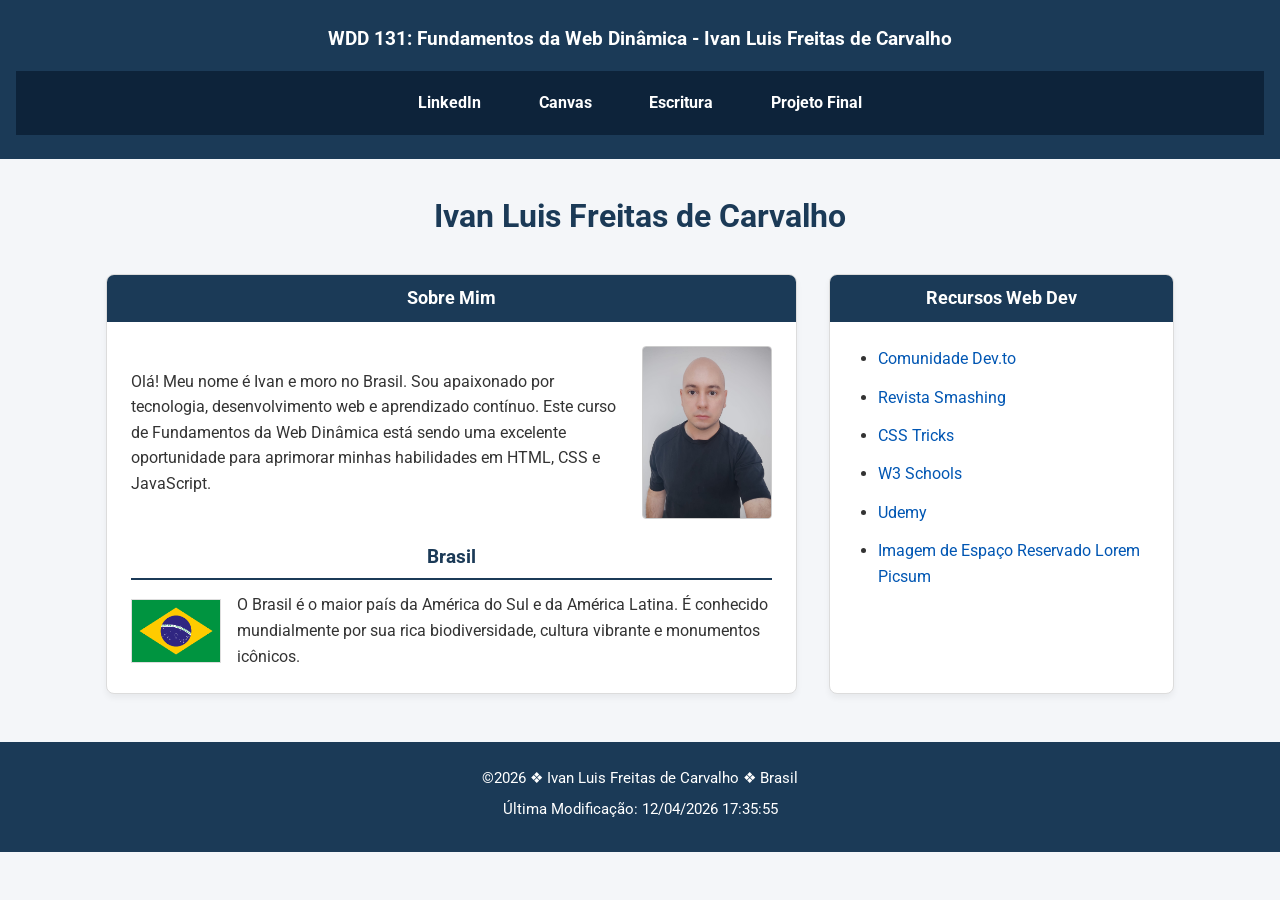
<file: index.html>
<!DOCTYPE html>
<html lang="pt-BR">
<head>
    <meta charset="UTF-8">
    <meta name="viewport" content="width=device-width, initial-scale=1.0">
    <title>WDD 131 – Fundamentos da Web Dinâmica - Ivan Luis Freitas de Carvalho</title>
    <meta name="description" content="WDD 131 – Fundamentos da Web Dinâmica - Ivan Carvalho - Página inicial com links, dados pessoais e recursos web.">
    <meta name="author" content="Ivan Luis Freitas de Carvalho">
    
    <!-- Google Fonts -->
    <link rel="preconnect" href="https://fonts.googleapis.com">
    <link rel="preconnect" href="https://fonts.gstatic.com" crossorigin>
    <link href="https://fonts.googleapis.com/css2?family=Roboto:wght@400;700&display=swap" rel="stylesheet">
    
    <!-- CSS Principal -->
    <link rel="stylesheet" href="estilos/base.css">
    
    <!-- JavaScript com Defer -->
    <script src="scripts/obterdatas.js" defer></script>
</head>
<body>

    <header>
        <span id="titulo-curso">WDD 131: Fundamentos da Web Dinâmica - Ivan Luis Freitas de Carvalho</span>
        <nav>
            <a href="https://www.linkedin.com/in/ivan-luis-freitas-de-carvalho-46660b95/" target="_blank">LinkedIn</a>
            <a href="https://byupw.instructure.com/" target="_blank">Canvas</a>
            <a href="https://www.churchofjesuschrist.org/study/scriptures/bofm/1-ne/3?lang=por&id=p7#p7" target="_blank">Escritura</a>
            <a href="#" target="_blank">Projeto Final</a>
        </nav>
    </header>

    <main>
        <h1>Ivan Luis Freitas de Carvalho</h1>

        <div class="grid-container">
            <!-- Card 1: Sobre Mim -->
            <section class="card">
                <h2>Sobre Mim</h2>
                <div class="sobre-conteudo">
                    <p>Olá! Meu nome é Ivan e moro no Brasil. Sou apaixonado por tecnologia, desenvolvimento web e aprendizado contínuo. Este curso de Fundamentos da Web Dinâmica está sendo uma excelente oportunidade para aprimorar minhas habilidades em HTML, CSS e JavaScript.</p>
                    <img src="imagens/perfil.jpg" alt="Foto de perfil de Ivan">
                </div>
                
                <div class="local-info">
                    <h3>Brasil</h3>
                    <div class="local-detalhes">
                        <img src="imagens/bandeira.png" alt="Bandeira do Brasil">
                        <p>O Brasil é o maior país da América do Sul e da América Latina. É conhecido mundialmente por sua rica biodiversidade, cultura vibrante e monumentos icônicos.</p>
                    </div>
                </div>
            </section>

            <!-- Card 2: Recursos Web Dev -->
            <section class="card">
                <h2>Recursos Web Dev</h2>
                <ul class="recursos-lista">
                    <li><a href="https://dev.to" target="_blank">Comunidade Dev.to</a></li>
                    <li><a href="https://www.smashingmagazine.com" target="_blank">Revista Smashing</a></li>
                    <li><a href="https://css-tricks.com" target="_blank">CSS Tricks</a></li>
                    <li><a href="https://www.w3schools.com" target="_blank">W3 Schools</a></li>
                    <li><a href="https://www.udemy.com" target="_blank">Udemy</a></li>
                    <li><a href="https://picsum.photos" target="_blank">Imagem de Espaço Reservado Lorem Picsum</a></li>
                </ul>
            </section>
        </div>
    </main>

    <footer>
        <p>&copy;<span id="anoatual"></span> ❖ Ivan Luis Freitas de Carvalho ❖ Brasil</p>
        <p id="ultimaModificacao"></p>
    </footer>

</body>
</html>
</file>
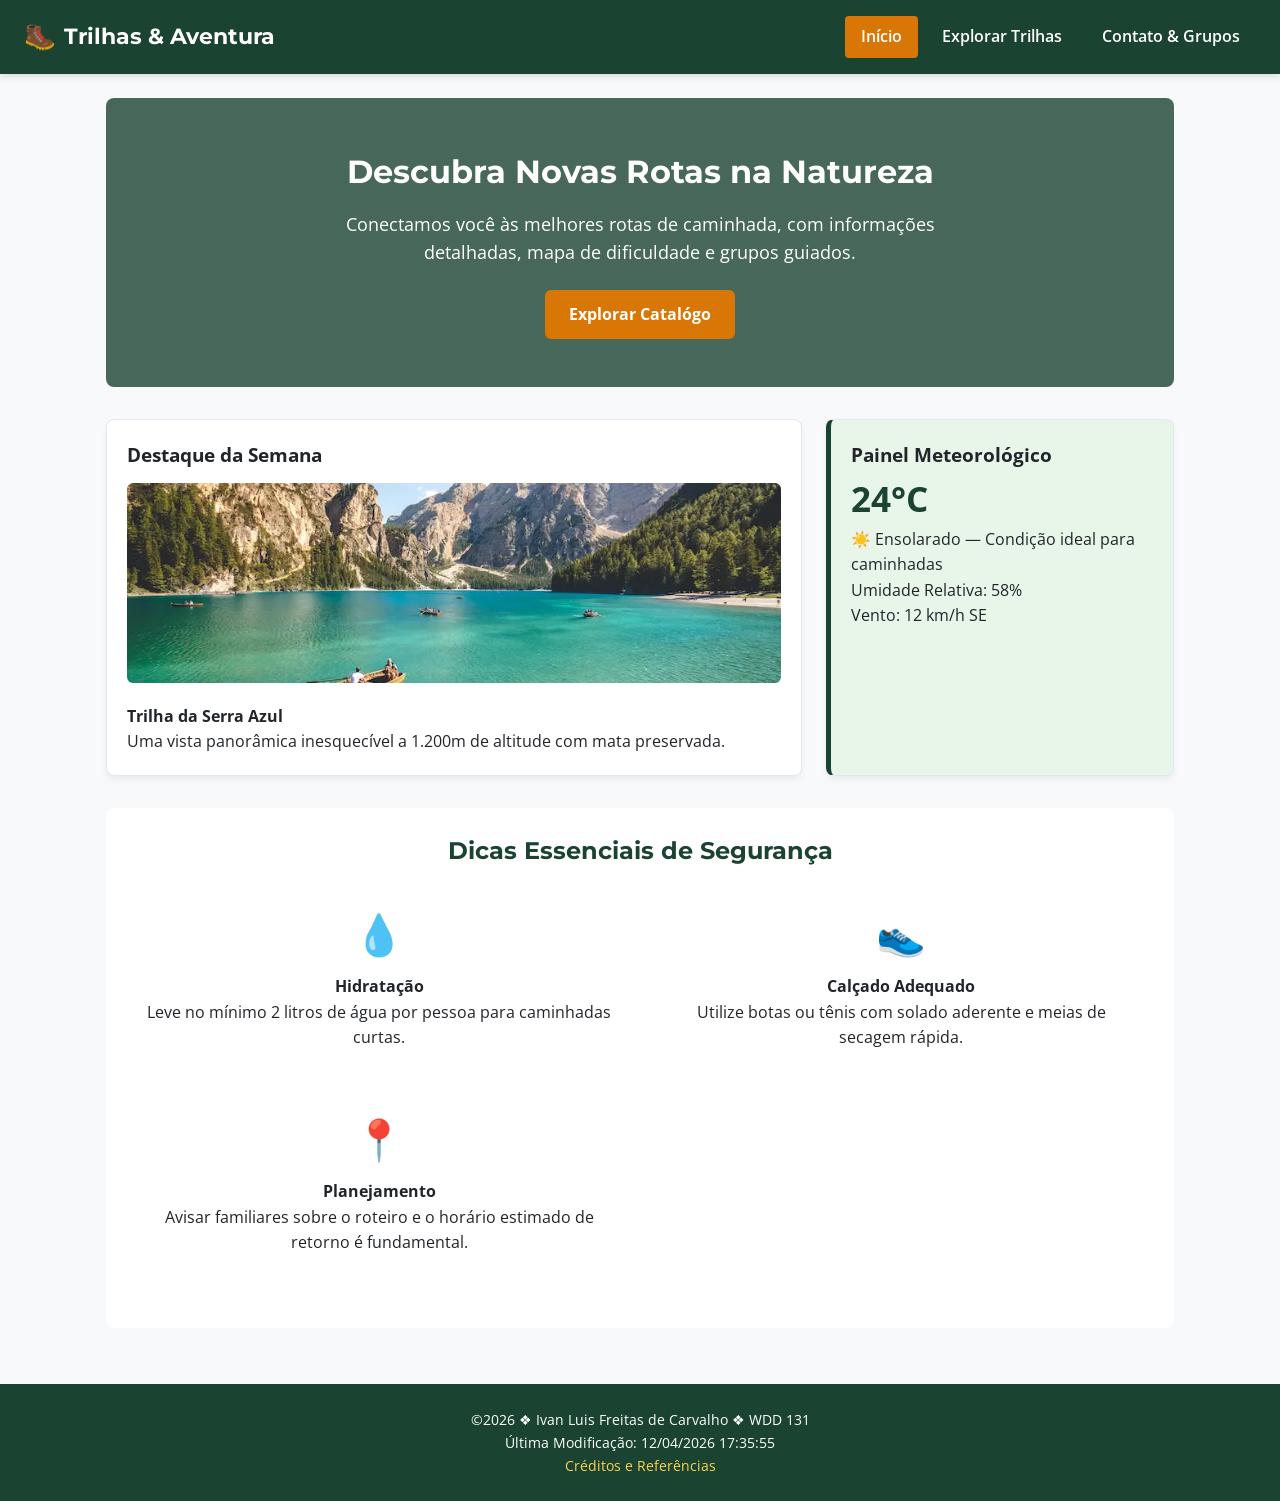
<file: projeto/index.html>
<!DOCTYPE html>
<html lang="pt-BR">
<head>
    <meta charset="UTF-8">
    <meta name="viewport" content="width=device-width, initial-scale=1.0">
    <meta name="description" content="Trilhas & Aventura - Seu guia interativo de ecoturismo, rotas de caminhada e aventuras na natureza.">
    <meta name="author" content="Ivan Luis Freitas de Carvalho">
    <title>Trilhas &amp; Aventura | Início</title>

    <link rel="preconnect" href="https://fonts.googleapis.com">
    <link rel="preconnect" href="https://fonts.gstatic.com" crossorigin>
    <link href="https://fonts.googleapis.com/css2?family=Montserrat:wght@600;700&family=Open+Sans:wght@400;600&display=swap" rel="stylesheet">

    <link rel="stylesheet" href="estilos/site.css">
    <script src="scripts/site.js" defer></script>
</head>
<body>
    <header>
        <div class="logo-container">
            <span class="logo-icon">🥾</span>
            <h1>Trilhas &amp; Aventura</h1>
        </div>
        <button id="menu-btn" aria-label="Abrir menu de navegação">☰</button>
        <nav id="nav-menu">
            <ul>
                <li><a href="index.html" class="active">Início</a></li>
                <li><a href="trilhas.html">Explorar Trilhas</a></li>
                <li><a href="contato.html">Contato &amp; Grupos</a></li>
            </ul>
        </nav>
    </header>

    <main>
        <section class="hero">
            <div class="hero-content">
                <h2>Descubra Novas Rotas na Natureza</h2>
                <p>Conectamos você às melhores rotas de caminhada, com informações detalhadas, mapa de dificuldade e grupos guiados.</p>
                <a href="trilhas.html" class="btn-primary">Explorar Catalógo</a>
            </div>
        </section>

        <section class="highlights-grid">
            <article class="card">
                <h3>Destaque da Semana</h3>
                <img src="imagens/serra-azul.webp" alt="Trilha da Serra Azul" width="600" height="400" loading="lazy">
                <h4>Trilha da Serra Azul</h4>
                <p>Uma vista panorâmica inesquecível a 1.200m de altitude com mata preservada.</p>
            </article>

            <article class="card weather-card">
                <h3>Painel Meteorológico</h3>
                <div id="weather-info">
                    <p class="temp">24°C</p>
                    <p class="condition">☀️ Ensolarado — Condição ideal para caminhadas</p>
                    <p class="humidity">Umidade Relativa: 58%</p>
                    <p class="wind">Vento: 12 km/h SE</p>
                </div>
            </article>
        </section>

        <section class="safety-section">
            <h2>Dicas Essenciais de Segurança</h2>
            <div class="safety-grid">
                <div class="safety-item">
                    <span class="icon">💧</span>
                    <h4>Hidratação</h4>
                    <p>Leve no mínimo 2 litros de água por pessoa para caminhadas curtas.</p>
                </div>
                <div class="safety-item">
                    <span class="icon">👟</span>
                    <h4>Calçado Adequado</h4>
                    <p>Utilize botas ou tênis com solado aderente e meias de secagem rápida.</p>
                </div>
                <div class="safety-item">
                    <span class="icon">📍</span>
                    <h4>Planejamento</h4>
                    <p>Avisar familiares sobre o roteiro e o horário estimado de retorno é fundamental.</p>
                </div>
            </div>
        </section>
    </main>

    <footer>
        <p>&copy;<span id="year"></span> ❖ Ivan Luis Freitas de Carvalho ❖ WDD 131</p>
        <p id="lastModified"></p>
        <p><a href="referencias.html">Créditos e Referências</a></p>
    </footer>
</body>
</html>
</file>
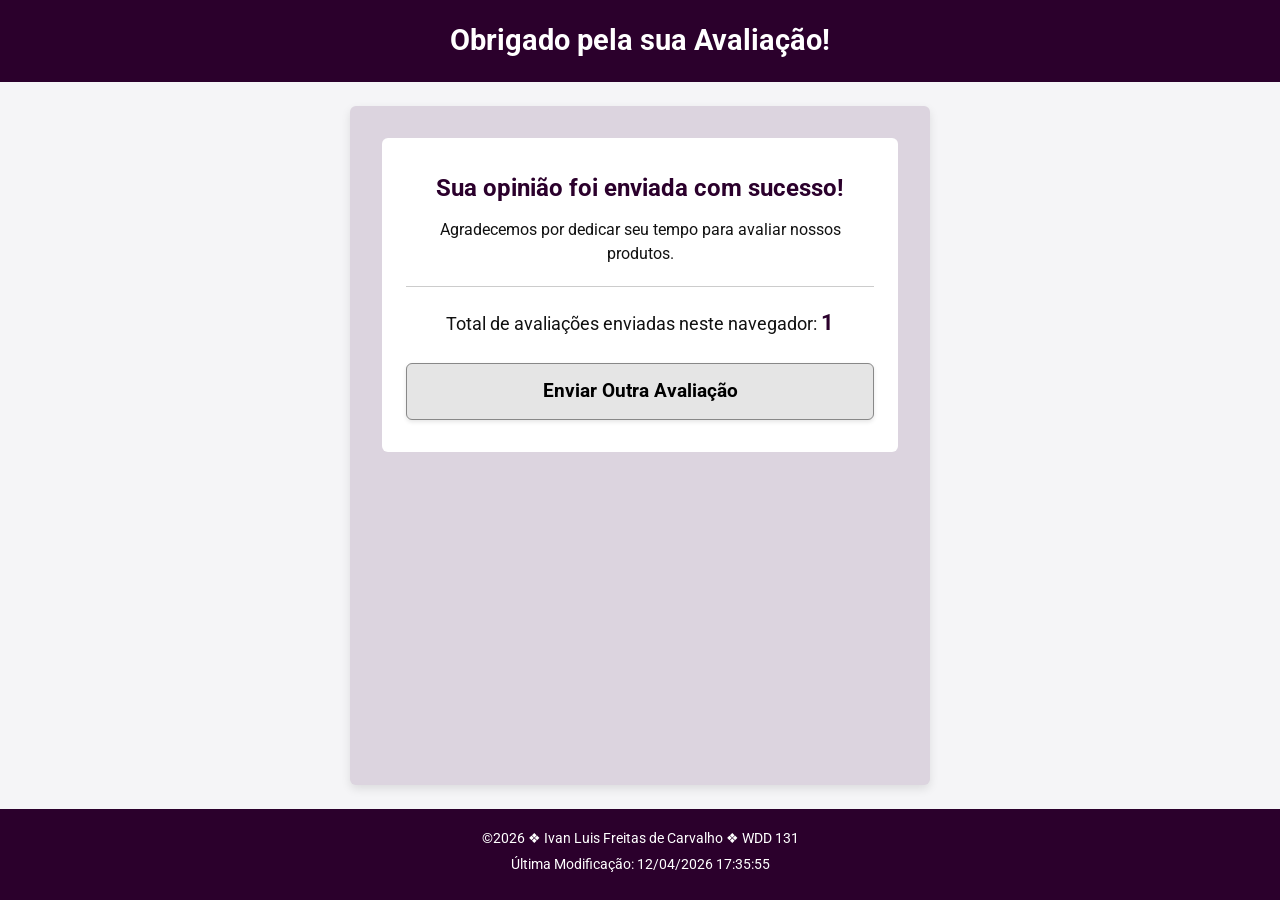
<file: avaliacao.html>
<!DOCTYPE html>
<html lang="pt-BR">
<head>
    <meta charset="UTF-8">
    <meta name="viewport" content="width=device-width, initial-scale=1.0">
    <meta name="description" content="Página de confirmação do envio de avaliação de produto.">
    <meta name="author" content="Ivan Luis Freitas de Carvalho">
    <title>Avaliação Registrada | WDD 131</title>

    <link rel="preconnect" href="https://fonts.googleapis.com">
    <link rel="preconnect" href="https://fonts.gstatic.com" crossorigin>
    <link href="https://fonts.googleapis.com/css2?family=Roboto:wght@400;700&display=swap" rel="stylesheet">

    <link rel="stylesheet" href="estilos/formulario.css">
    <script src="scripts/avaliacao.js" defer></script>
</head>
<body>
    <header>
        <h1>Obrigado pela sua Avaliação!</h1>
    </header>

    <main class="confirmation-container">
        <section class="card-confirm">
            <h2>Sua opinião foi enviada com sucesso!</h2>
            <p>Agradecemos por dedicar seu tempo para avaliar nossos produtos.</p>
            <hr>
            <p class="counter-text">Total de avaliações enviadas neste navegador: <strong id="contadorAvaliacoes">0</strong></p>
            
            <a href="formulario.html" class="btn-back">Enviar Outra Avaliação</a>
        </section>
    </main>

    <footer>
        <p>&copy;<span id="year"></span> ❖ Ivan Luis Freitas de Carvalho ❖ WDD 131</p>
        <p id="lastModified"></p>
    </footer>
</body>
</html>
</file>
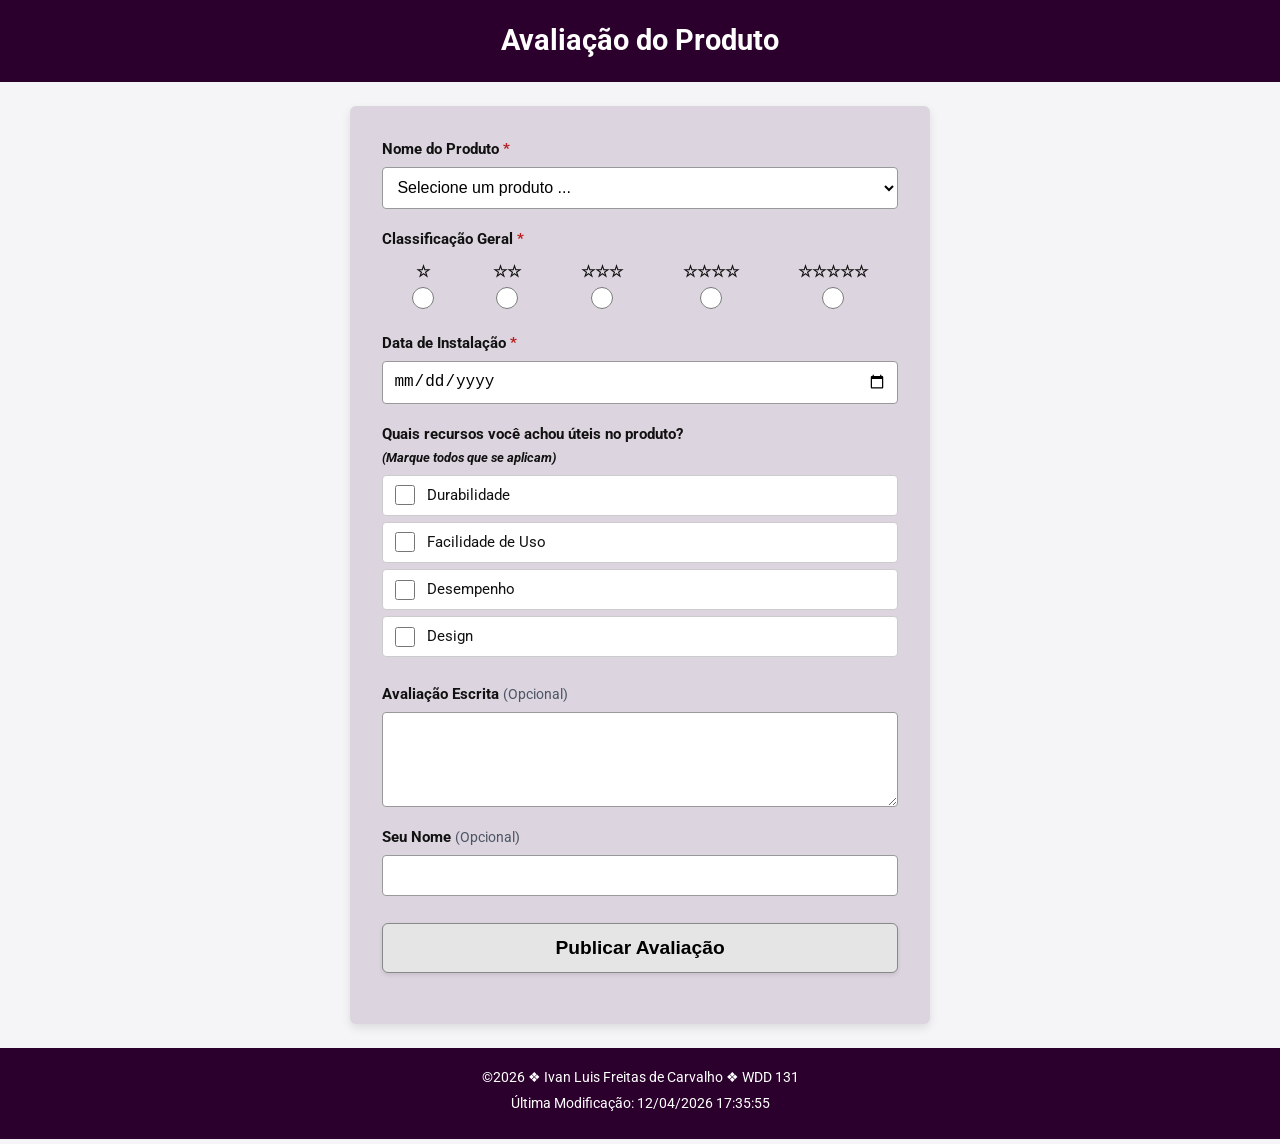
<file: formulario.html>
<!DOCTYPE html>
<html lang="pt-BR">
<head>
    <meta charset="UTF-8">
    <meta name="viewport" content="width=device-width, initial-scale=1.0">
    <meta name="description" content="Formulário de avaliação de produtos para a disciplina WDD 131.">
    <meta name="author" content="Ivan Luis Freitas de Carvalho">
    <title>Avaliação do Produto | WDD 131</title>

    <!-- Google Fonts -->
    <link rel="preconnect" href="https://fonts.googleapis.com">
    <link rel="preconnect" href="https://fonts.gstatic.com" crossorigin>
    <link href="https://fonts.googleapis.com/css2?family=Roboto:wght@400;700&display=swap" rel="stylesheet">

    <!-- CSS e JS -->
    <link rel="stylesheet" href="estilos/formulario.css">
    <script src="scripts/formulario.js" defer></script>
</head>
<body>
    <header>
        <h1>Avaliação do Produto</h1>
    </header>

    <main>
        <form method="get" action="avaliacao.html">
            <!-- Nome do Produto -->
            <div class="form-item">
                <label for="produto">Nome do Produto <span class="req">*</span></label>
                <select id="produto" name="produto" required>
                    <option value="" disabled selected>Selecione um produto ...</option>
                </select>
            </div>

            <!-- Classificação Geral -->
            <fieldset class="form-item rating-fieldset">
                <legend>Classificação Geral <span class="req">*</span></legend>
                <div class="rating-group">
                    <div class="rating-option">
                        <label for="star1">☆</label>
                        <input type="radio" id="star1" name="classificacao" value="1" required>
                    </div>
                    <div class="rating-option">
                        <label for="star2">☆☆</label>
                        <input type="radio" id="star2" name="classificacao" value="2" required>
                    </div>
                    <div class="rating-option">
                        <label for="star3">☆☆☆</label>
                        <input type="radio" id="star3" name="classificacao" value="3" required>
                    </div>
                    <div class="rating-option">
                        <label for="star4">☆☆☆☆</label>
                        <input type="radio" id="star4" name="classificacao" value="4" required>
                    </div>
                    <div class="rating-option">
                        <label for="star5">☆☆☆☆☆</label>
                        <input type="radio" id="star5" name="classificacao" value="5" required>
                    </div>
                </div>
            </fieldset>

            <!-- Data de Instalação -->
            <div class="form-item">
                <label for="dataInstalacao">Data de Instalação <span class="req">*</span></label>
                <input type="date" id="dataInstalacao" name="dataInstalacao" required>
            </div>

            <!-- Recursos Úteis -->
            <fieldset class="form-item checkbox-fieldset">
                <legend>Quais recursos você achou úteis no produto? <br><small><em>(Marque todos que se aplicam)</em></small></legend>
                
                <label class="checkbox-label" for="durabilidade">
                    <input type="checkbox" id="durabilidade" name="recursos" value="durabilidade"> Durabilidade
                </label>
                
                <label class="checkbox-label" for="facilidadeUso">
                    <input type="checkbox" id="facilidadeUso" name="recursos" value="facilidadeUso"> Facilidade de Uso
                </label>
                
                <label class="checkbox-label" for="desempenho">
                    <input type="checkbox" id="desempenho" name="recursos" value="desempenho"> Desempenho
                </label>

                <label class="checkbox-label" for="design">
                    <input type="checkbox" id="design" name="recursos" value="design"> Design
                </label>
            </fieldset>

            <!-- Avaliação Escrita -->
            <div class="form-item">
                <label for="avaliacaoEscrita">Avaliação Escrita <span class="opt">(Opcional)</span></label>
                <textarea id="avaliacaoEscrita" name="avaliacaoEscrita" rows="4"></textarea>
            </div>

            <!-- Seu Nome -->
            <div class="form-item">
                <label for="nomeUsuario">Seu Nome <span class="opt">(Opcional)</span></label>
                <input type="text" id="nomeUsuario" name="nomeUsuario">
            </div>

            <!-- Botão de Envio -->
            <div class="form-item">
                <input type="submit" id="submitBtn" value="Publicar Avaliação">
            </div>
        </form>
    </main>

    <footer>
        <p>&copy;<span id="year"></span> ❖ Ivan Luis Freitas de Carvalho ❖ WDD 131</p>
        <p id="lastModified"></p>
    </footer>
</body>
</html>
</file>
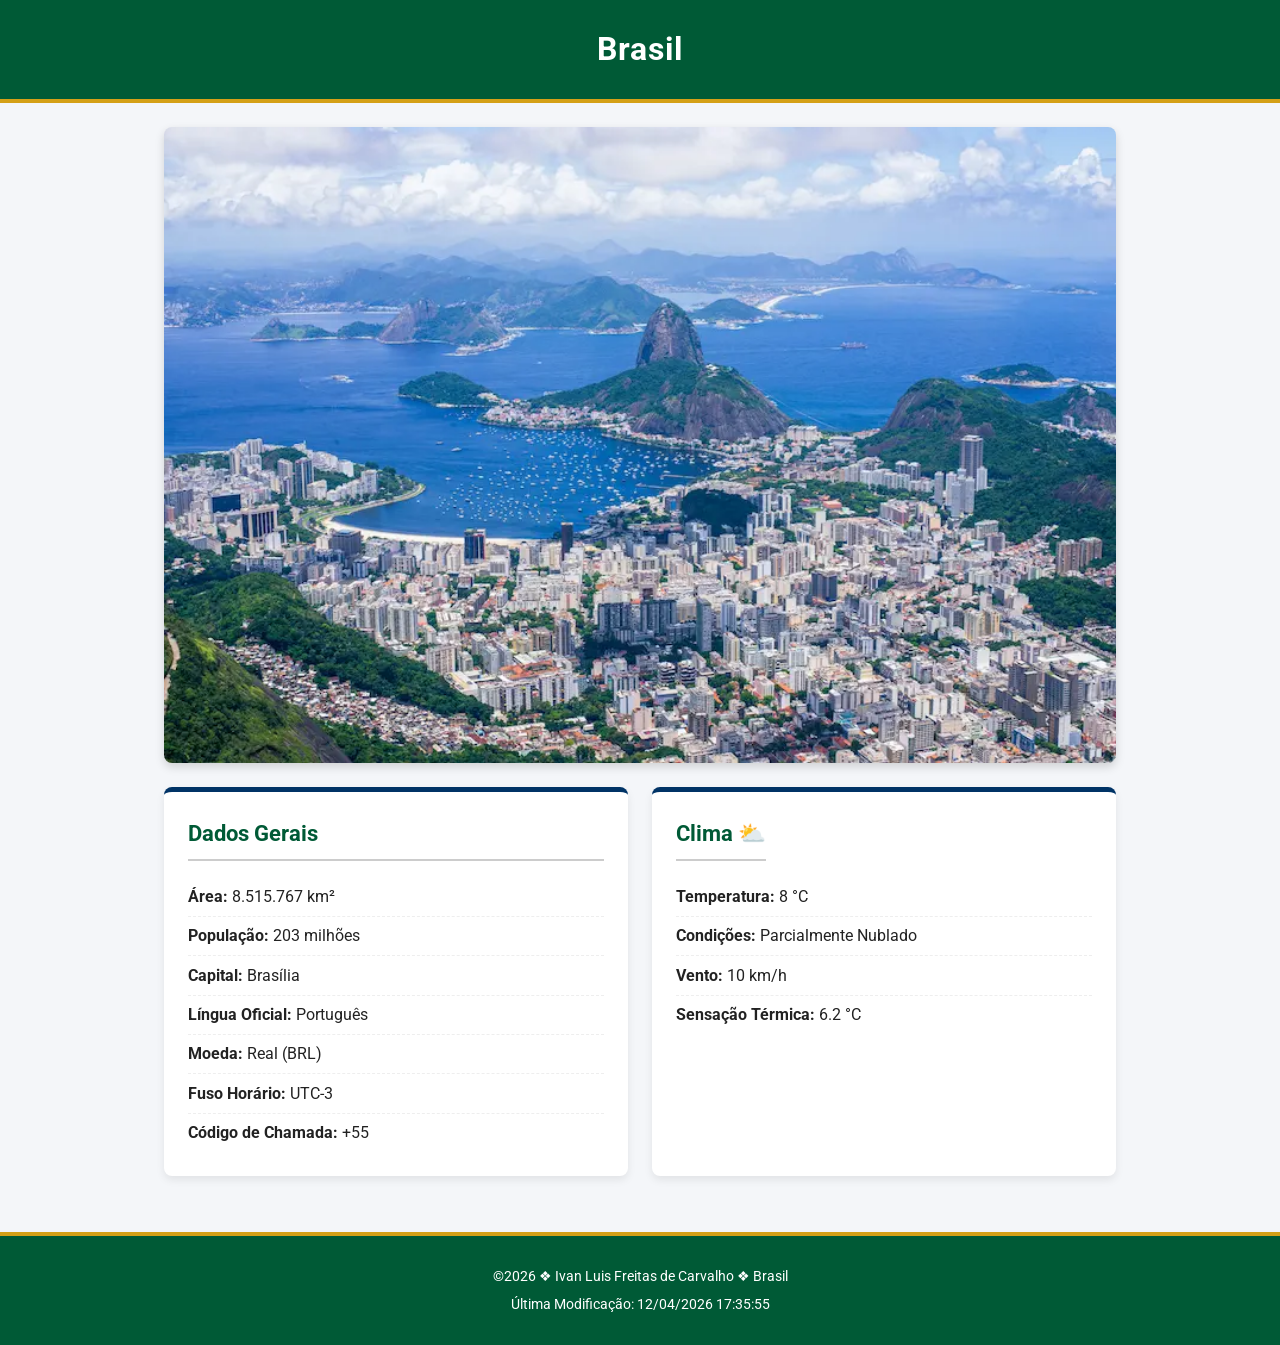
<file: local.html>
<!DOCTYPE html>
<html lang="pt-BR">
<head>
    <meta charset="UTF-8">
    <meta name="viewport" content="width=device-width, initial-scale=1.0">
    <meta name="description" content="Página informativa sobre o Brasil para a disciplina WDD 131 - Fundamentos da Web Dinâmica por Ivan Carvalho.">
    <meta name="author" content="Ivan Luis Freitas de Carvalho">
    <title>Brasil - Página do País | WDD 131</title>

    <!-- Google Fonts -->
    <link rel="preconnect" href="https://fonts.googleapis.com">
    <link rel="preconnect" href="https://fonts.gstatic.com" crossorigin>
    <link href="https://fonts.googleapis.com/css2?family=Roboto:wght@400;700&display=swap" rel="stylesheet">

    <!-- Estilos CSS (Mobile First) -->
    <link rel="stylesheet" href="estilos/local.css">
    <link rel="stylesheet" href="estilos/local-grandes.css">

    <!-- JavaScript com Defer -->
    <script src="scripts/local.js" defer></script>
</head>
<body>
    <header>
        <h1>Brasil</h1>
    </header>

    <main>
        <!-- Imagem Principal Responsiva com Picture e WebP -->
        <div class="hero-container">
            <picture>
                <source srcset="imagens/brasil-grande.webp" media="(min-width: 768px)">
                <img src="imagens/brasil-pequeno.webp" alt="Paisagem característica do Brasil" width="800" height="450" loading="eager">
            </picture>
        </div>

        <div class="conteudo-grid">
            <!-- Seção de Dados do País -->
            <section class="card dados-card">
                <h2>Dados Gerais</h2>
                <ul>
                    <li><strong>Área:</strong> 8.515.767 km²</li>
                    <li><strong>População:</strong> 203 milhões</li>
                    <li><strong>Capital:</strong> Brasília</li>
                    <li><strong>Língua Oficial:</strong> Português</li>
                    <li><strong>Moeda:</strong> Real (BRL)</li>
                    <li><strong>Fuso Horário:</strong> UTC-3</li>
                    <li><strong>Código de Chamada:</strong> +55</li>
                </ul>
            </section>

            <!-- Seção do Clima -->
            <section class="card clima-card">
                <div class="clima-header">
                    <h2 id="clima-titulo">Clima</h2>
                    <!-- Ícone SVG exibido apenas em visualização móvel -->
                    <img id="clima-svg" src="imagens/clima.svg" alt="Ícone do Clima" width="40" height="40">
                </div>
                <ul>
                    <li><strong>Temperatura:</strong> <span id="temp-val">8</span> °C</li>
                    <li><strong>Condições:</strong> Parcialmente Nublado</li>
                    <li><strong>Vento:</strong> <span id="vento-val">10</span> km/h</li>
                    <li><strong>Sensação Térmica:</strong> <span id="sensacao-termica">--</span></li>
                </ul>
            </section>
        </div>
    </main>

    <footer>
        <p>&copy;<span id="currentyear"></span> ❖ Ivan Luis Freitas de Carvalho ❖ Brasil</p>
        <p>Última Modificação: <span id="lastModified"></span></p>
    </footer>
</body>
</html>
</file>
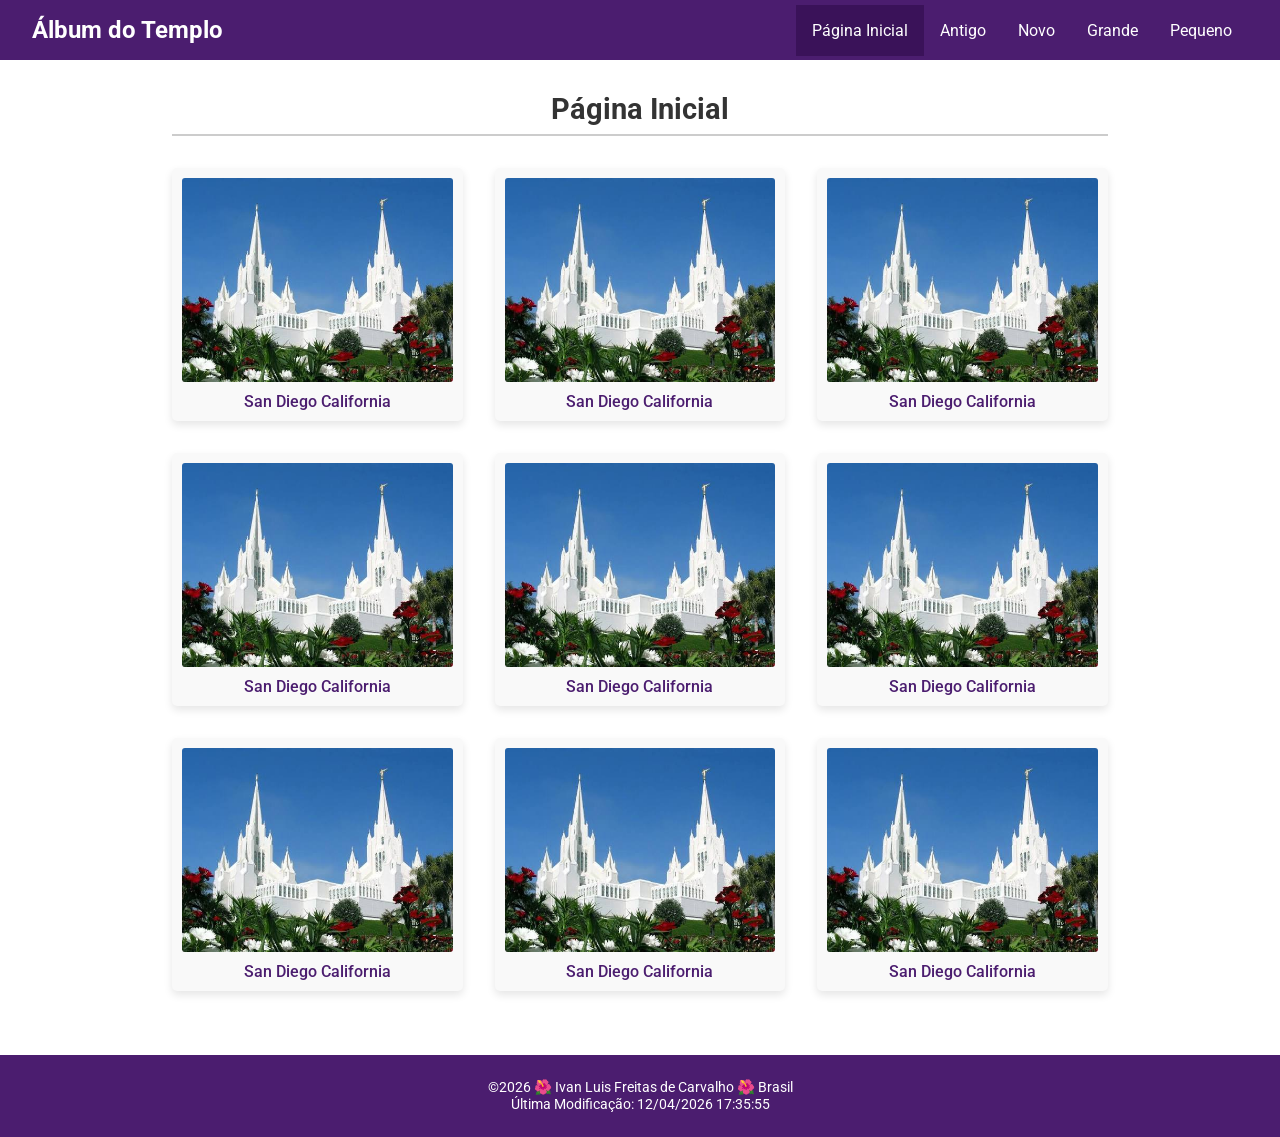
<file: templos.html>
<!DOCTYPE html>
<html lang="pt-BR">
<head>
    <meta charset="UTF-8">
    <meta name="viewport" content="width=device-width, initial-scale=1.0">
    <meta name="description" content="Álbum de imagens de Templos para a disciplina WDD 131 - Fundamentos da Web Dinâmica por Ivan Carvalho.">
    <meta name="author" content="Ivan Luis Freitas de Carvalho">
    <title>Álbum do Templo</title>
    
    <!-- Google Fonts -->
    <link rel="preconnect" href="https://fonts.googleapis.com">
    <link rel="preconnect" href="https://fonts.gstatic.com" crossorigin>
    <link href="https://fonts.googleapis.com/css2?family=Roboto:wght@400;700&display=swap" rel="stylesheet">
    
    <!-- CSS - Mobile First -->
    <link rel="stylesheet" href="estilos/templos.css">
    <link rel="stylesheet" href="estilos/templos-grandes.css">
    
    <!-- JavaScript -->
    <script src="scripts/templos.js" defer></script>
</head>
<body>
    <header>
        <div class="header-content">
            <span>Álbum do Templo</span>
            <button id="menu-btn" aria-label="Abrir menu">&#9776;</button>
        </div>
        <nav>
            <ul id="animacao-menu" class="escondido">
                <li><a href="#" class="ativo">Página Inicial</a></li>
                <li><a href="#">Antigo</a></li>
                <li><a href="#">Novo</a></li>
                <li><a href="#">Grande</a></li>
                <li><a href="#">Pequeno</a></li>
            </ul>
        </nav>
    </header>

    <main>
        <h1>Página Inicial</h1>
        <div class="galeria">
            <!-- Templo 1 -->
            <figure>
                <img src="imagens/san-diego.jpg" alt="Templo de San Diego" width="400" height="250" loading="lazy">
                <figcaption>San Diego California</figcaption>
            </figure>
            <!-- Templo 2 -->
            <figure>
                <img src="imagens/san-diego.jpg" alt="Templo de San Diego" width="400" height="250" loading="lazy">
                <figcaption>San Diego California</figcaption>
            </figure>
            <!-- Templo 3 -->
            <figure>
                <img src="imagens/san-diego.jpg" alt="Templo de San Diego" width="400" height="250" loading="lazy">
                <figcaption>San Diego California</figcaption>
            </figure>
            <!-- Templo 4 -->
            <figure>
                <img src="imagens/san-diego.jpg" alt="Templo de San Diego" width="400" height="250" loading="lazy">
                <figcaption>San Diego California</figcaption>
            </figure>
            <!-- Templo 5 -->
            <figure>
                <img src="imagens/san-diego.jpg" alt="Templo de San Diego" width="400" height="250" loading="lazy">
                <figcaption>San Diego California</figcaption>
            </figure>
            <!-- Templo 6 -->
            <figure>
                <img src="imagens/san-diego.jpg" alt="Templo de San Diego" width="400" height="250" loading="lazy">
                <figcaption>San Diego California</figcaption>
            </figure>
            <!-- Templo 7 -->
            <figure>
                <img src="imagens/san-diego.jpg" alt="Templo de San Diego" width="400" height="250" loading="lazy">
                <figcaption>San Diego California</figcaption>
            </figure>
            <!-- Templo 8 -->
            <figure>
                <img src="imagens/san-diego.jpg" alt="Templo de San Diego" width="400" height="250" loading="lazy">
                <figcaption>San Diego California</figcaption>
            </figure>
            <!-- Templo 9 -->
            <figure>
                <img src="imagens/san-diego.jpg" alt="Templo de San Diego" width="400" height="250" loading="lazy">
                <figcaption>San Diego California</figcaption>
            </figure>
        </div>
    </main>

    <footer>
        <p>&copy;<span id="currentyear"></span> 🌺 Ivan Luis Freitas de Carvalho 🌺 Brasil</p>
        <p>Última Modificação: <span id="lastModified"></span></p>
    </footer>
</body>
</html>
</file>
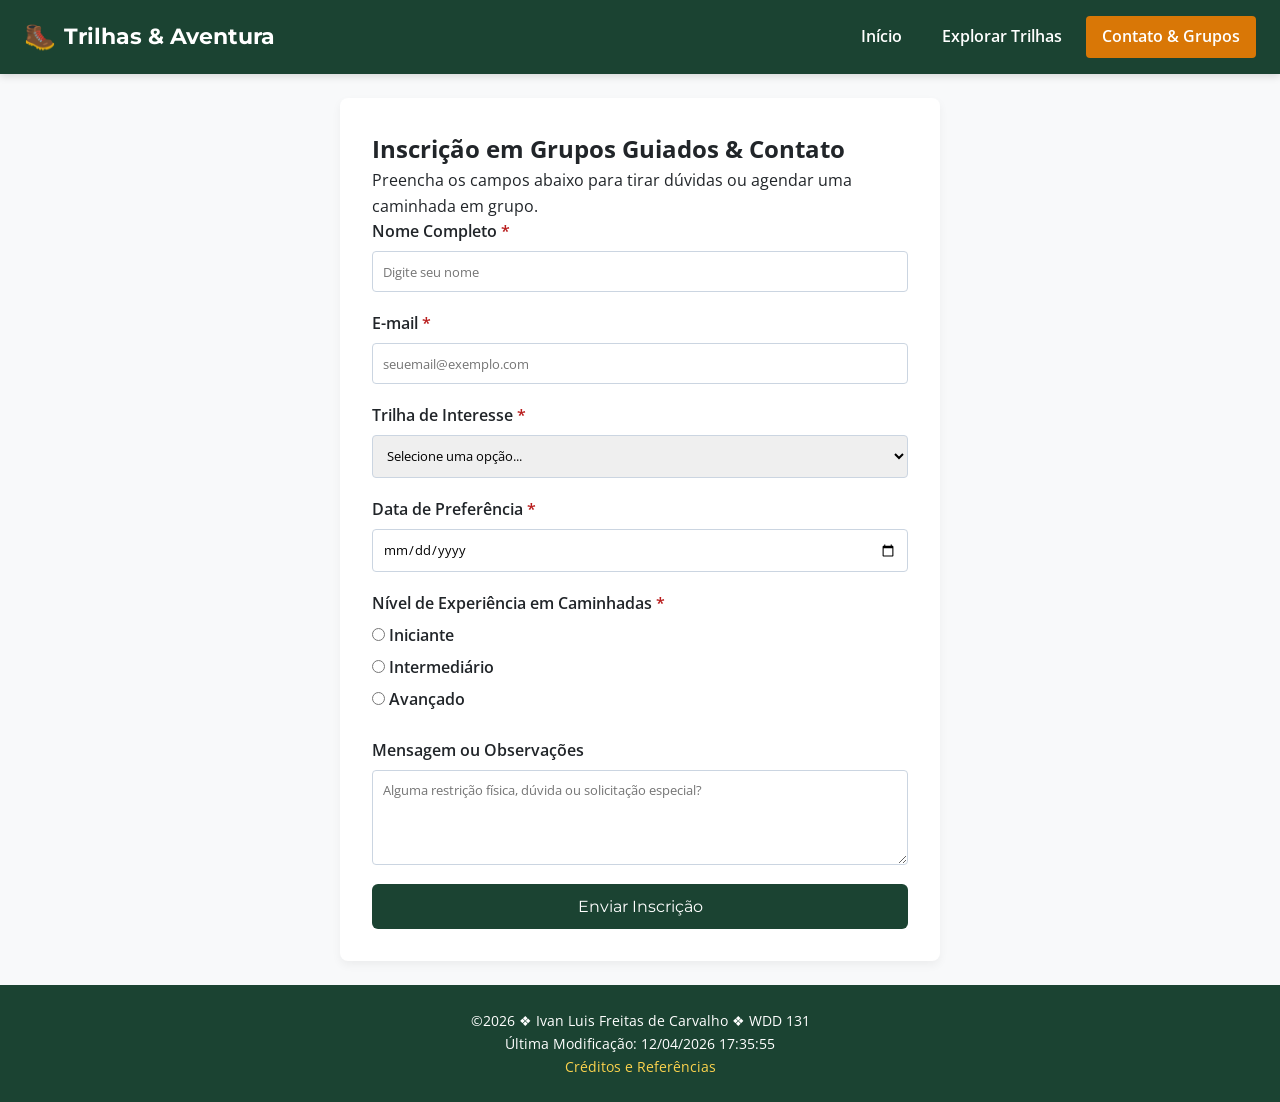
<file: projeto/contato.html>
<!DOCTYPE html>
<html lang="pt-BR">
<head>
    <meta charset="UTF-8">
    <meta name="viewport" content="width=device-width, initial-scale=1.0">
    <meta name="description" content="Entre em contato com nossa equipe ou inscreva-se em nossos grupos de caminhada ecoturística guiada.">
    <meta name="author" content="Ivan Luis Freitas de Carvalho">
    <title>Trilhas & Aventura | Contato & Inscrição</title>

    <link rel="preconnect" href="https://fonts.googleapis.com">
    <link rel="preconnect" href="https://fonts.gstatic.com" crossorigin>
    <link href="https://fonts.googleapis.com/css2?family=Montserrat:wght@600;700&family=Open+Sans:wght@400;600&display=swap" rel="stylesheet">

    <link rel="stylesheet" href="estilos/site.css">
    <script src="scripts/site.js" defer></script>
    <script src="scripts/contato.js" defer></script>
</head>
<body>
    <header>
        <div class="logo-container">
            <span class="logo-icon">🥾</span>
            <h1>Trilhas &amp; Aventura</h1>
        </div>
        <button id="menu-btn" aria-label="Abrir menu de navegação">☰</button>
        <nav id="nav-menu">
            <ul>
                <li><a href="index.html">Início</a></li>
                <li><a href="trilhas.html">Explorar Trilhas</a></li>
                <li><a href="contato.html" class="active">Contato &amp; Grupos</a></li>
            </ul>
        </nav>
    </header>

    <main>
        <section class="form-section">
            <h2>Inscrição em Grupos Guiados &amp; Contato</h2>
            <p>Preencha os campos abaixo para tirar dúvidas ou agendar uma caminhada em grupo.</p>

            <div id="feedback-message" class="hidden"></div>

            <form id="contact-form" method="get" action="#">
                <div class="form-group">
                    <label for="nome">Nome Completo <span class="required">*</span></label>
                    <input type="text" id="nome" name="nome" required placeholder="Digite seu nome">
                </div>

                <div class="form-group">
                    <label for="email">E-mail <span class="required">*</span></label>
                    <input type="email" id="email" name="email" required placeholder="seuemail@exemplo.com">
                </div>

                <div class="form-group">
                    <label for="trilhaInteresse">Trilha de Interesse <span class="required">*</span></label>
                    <select id="trilhaInteresse" name="trilhaInteresse" required>
                        <option value="" disabled selected>Selecione uma opção...</option>
                        <option value="serra-azul">Trilha da Serra Azul</option>
                        <option value="vale-verde">Vale Verde &amp; Cachoeiras</option>
                        <option value="pico-agulhas">Pico das Agulhas</option>
                        <option value="bosque-silencioso">Bosque Silencioso</option>
                    </select>
                </div>

                <div class="form-group">
                    <label for="dataPreferencia">Data de Preferência <span class="required">*</span></label>
                    <input type="date" id="dataPreferencia" name="dataPreferencia" required>
                </div>

                <fieldset class="form-group">
                    <legend>Nível de Experiência em Caminhadas <span class="required">*</span></legend>
                    <label class="radio-label"><input type="radio" name="experiencia" value="iniciante" required> Iniciante</label>
                    <label class="radio-label"><input type="radio" name="experiencia" value="intermediario"> Intermediário</label>
                    <label class="radio-label"><input type="radio" name="experiencia" value="avancado"> Avançado</label>
                </fieldset>

                <div class="form-group">
                    <label for="mensagem">Mensagem ou Observações</label>
                    <textarea id="mensagem" name="mensagem" rows="4" placeholder="Alguma restrição física, dúvida ou solicitação especial?"></textarea>
                </div>

                <button type="submit" class="btn-submit">Enviar Inscrição</button>
            </form>
        </section>
    </main>

    <footer>
        <p>&copy;<span id="year"></span> ❖ Ivan Luis Freitas de Carvalho ❖ WDD 131</p>
        <p id="lastModified"></p>
        <p><a href="referencias.html">Créditos e Referências</a></p>
    </footer>
</body>
</html>
</file>
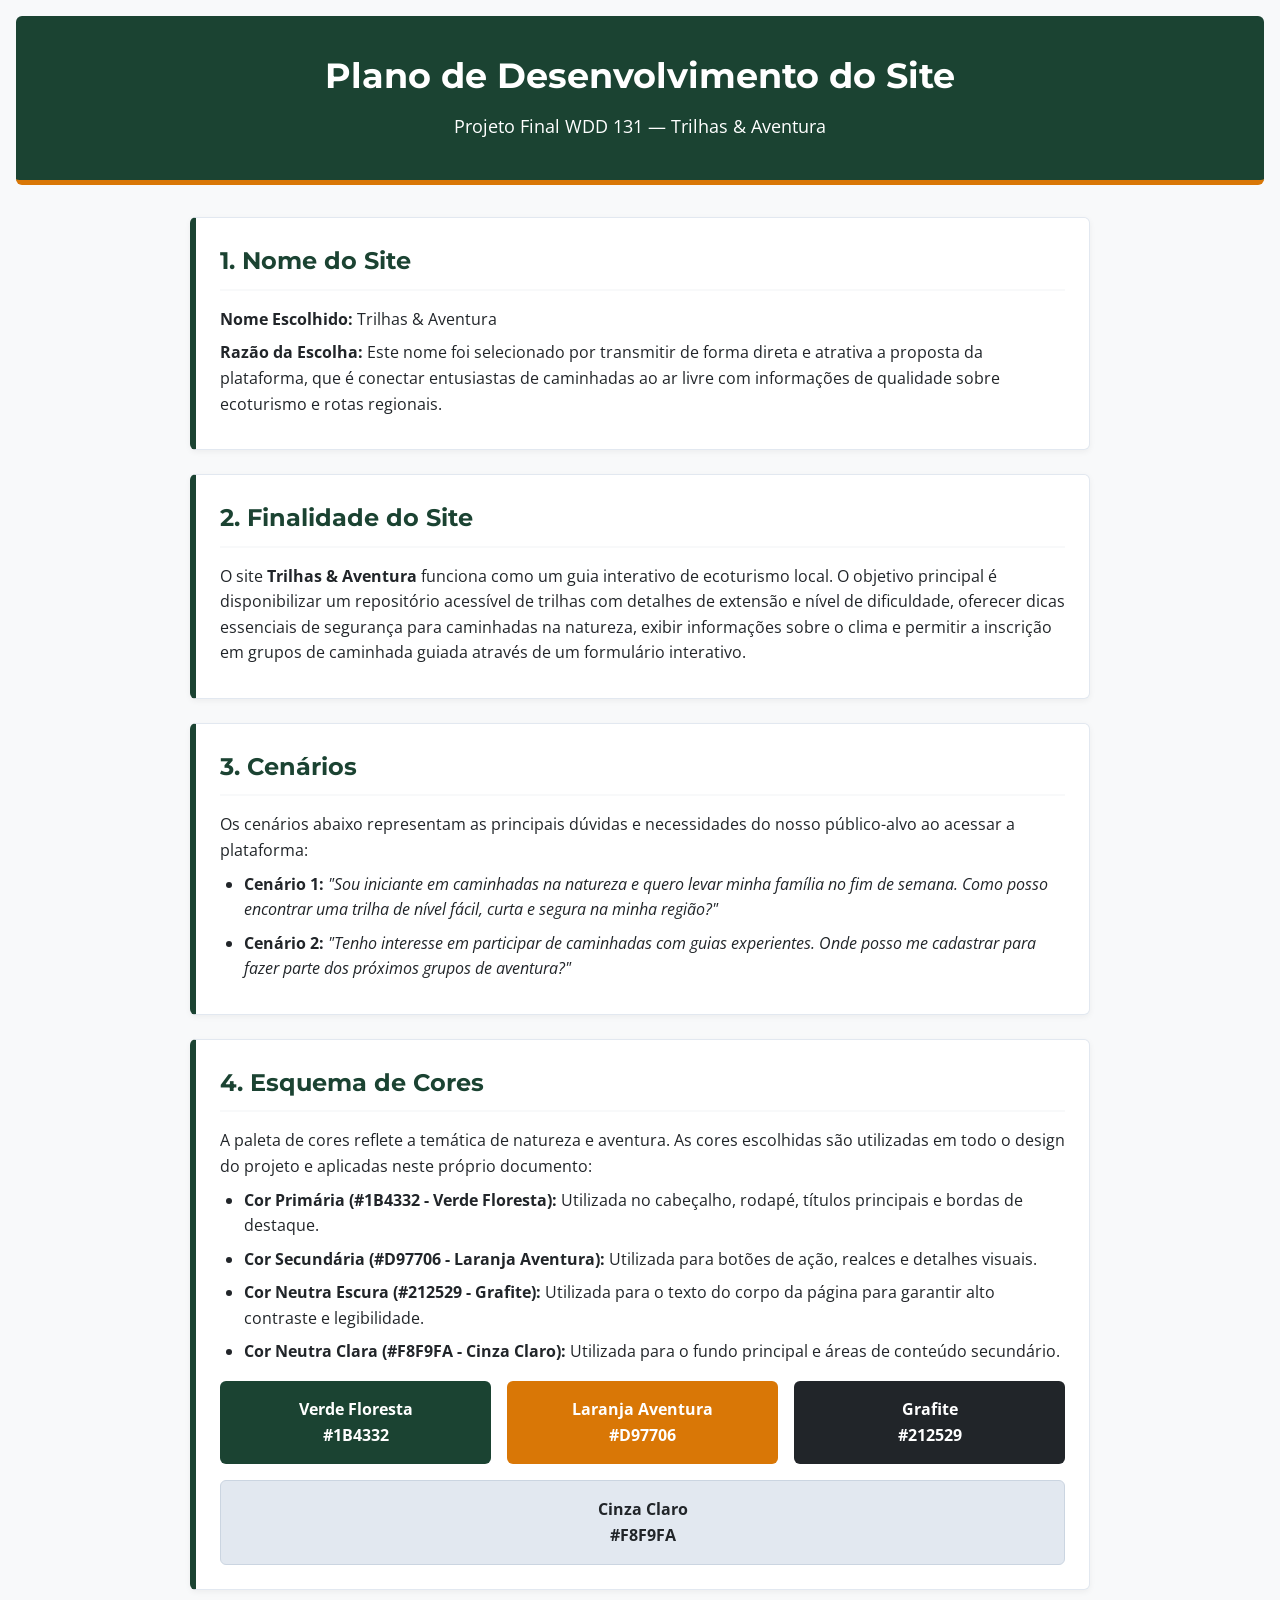
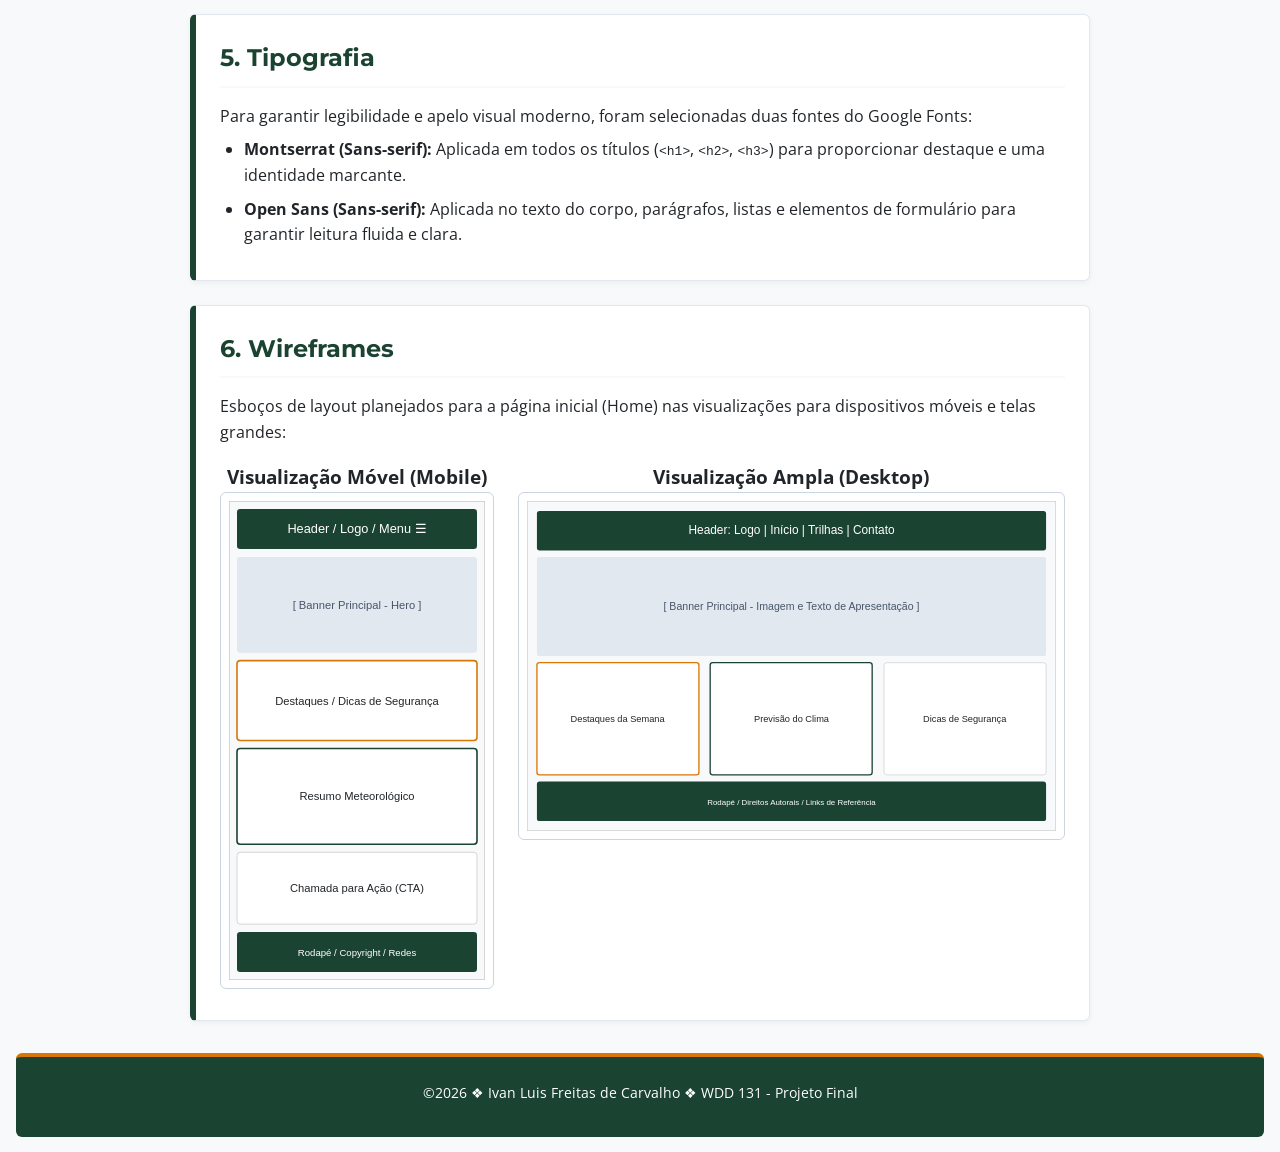
<file: projeto/planejamentodosite.html>
<!DOCTYPE html>
<html lang="pt-BR">
<head>
    <meta charset="UTF-8">
    <meta name="viewport" content="width=device-width, initial-scale=1.0">
    <meta name="description" content="Documento de Planejamento do Site Trilhas & Aventura para a disciplina WDD 131.">
    <meta name="author" content="Ivan Luis Freitas de Carvalho">
    <title>Trilhas & Aventura - Documento de Planejamento do Site</title>

    <!-- Google Fonts: Montserrat (Títulos) e Open Sans (Corpo) -->
    <link rel="preconnect" href="https://fonts.googleapis.com">
    <link rel="preconnect" href="https://fonts.gstatic.com" crossorigin>
    <link href="https://fonts.googleapis.com/css2?family=Montserrat:wght@600;700&family=Open+Sans:wght@400;600&display=swap" rel="stylesheet">

    <!-- CSS de Estilização do Planejamento -->
    <link rel="stylesheet" href="estilos/planejamento.css">
</head>
<body>
    <header>
        <h1>Plano de Desenvolvimento do Site</h1>
        <p>Projeto Final WDD 131 — Trilhas &amp; Aventura</p>
    </header>

    <main>
        <!-- Nome do Site -->
        <section>
            <h2>1. Nome do Site</h2>
            <p><strong>Nome Escolhido:</strong> Trilhas &amp; Aventura</p>
            <p><strong>Razão da Escolha:</strong> Este nome foi selecionado por transmitir de forma direta e atrativa a proposta da plataforma, que é conectar entusiastas de caminhadas ao ar livre com informações de qualidade sobre ecoturismo e rotas regionais.</p>
        </section>

        <!-- Finalidade do Site -->
        <section>
            <h2>2. Finalidade do Site</h2>
            <p>O site <strong>Trilhas &amp; Aventura</strong> funciona como um guia interativo de ecoturismo local. O objetivo principal é disponibilizar um repositório acessível de trilhas com detalhes de extensão e nível de dificuldade, oferecer dicas essenciais de segurança para caminhadas na natureza, exibir informações sobre o clima e permitir a inscrição em grupos de caminhada guiada através de um formulário interativo.</p>
        </section>

        <!-- Cenários de Usuários -->
        <section>
            <h2>3. Cenários</h2>
            <p>Os cenários abaixo representam as principais dúvidas e necessidades do nosso público-alvo ao acessar a plataforma:</p>
            <ul>
                <li><strong>Cenário 1:</strong> <em>"Sou iniciante em caminhadas na natureza e quero levar minha família no fim de semana. Como posso encontrar uma trilha de nível fácil, curta e segura na minha região?"</em></li>
                <li><strong>Cenário 2:</strong> <em>"Tenho interesse em participar de caminhadas com guias experientes. Onde posso me cadastrar para fazer parte dos próximos grupos de aventura?"</em></li>
            </ul>
        </section>

        <!-- Esquema de Cores -->
        <section>
            <h2>4. Esquema de Cores</h2>
            <p>A paleta de cores reflete a temática de natureza e aventura. As cores escolhidas são utilizadas em todo o design do projeto e aplicadas neste próprio documento:</p>
            <ul>
                <li><strong>Cor Primária (#1B4332 - Verde Floresta):</strong> Utilizada no cabeçalho, rodapé, títulos principais e bordas de destaque.</li>
                <li><strong>Cor Secundária (#D97706 - Laranja Aventura):</strong> Utilizada para botões de ação, realces e detalhes visuais.</li>
                <li><strong>Cor Neutra Escura (#212529 - Grafite):</strong> Utilizada para o texto do corpo da página para garantir alto contraste e legibilidade.</li>
                <li><strong>Cor Neutra Clara (#F8F9FA - Cinza Claro):</strong> Utilizada para o fundo principal e áreas de conteúdo secundário.</li>
            </ul>
            <div class="palette">
                <div class="color-box box-primary">Verde Floresta<br>#1B4332</div>
                <div class="color-box box-secondary">Laranja Aventura<br>#D97706</div>
                <div class="color-box box-dark">Grafite<br>#212529</div>
                <div class="color-box box-light">Cinza Claro<br>#F8F9FA</div>
            </div>
        </section>

        <!-- Tipografia -->
        <section>
            <h2>5. Tipografia</h2>
            <p>Para garantir legibilidade e apelo visual moderno, foram selecionadas duas fontes do Google Fonts:</p>
            <ul>
                <li><strong>Montserrat (Sans-serif):</strong> Aplicada em todos os títulos (<code>&lt;h1&gt;</code>, <code>&lt;h2&gt;</code>, <code>&lt;h3&gt;</code>) para proporcionar destaque e uma identidade marcante.</li>
                <li><strong>Open Sans (Sans-serif):</strong> Aplicada no texto do corpo, parágrafos, listas e elementos de formulário para garantir leitura fluida e clara.</li>
            </ul>
        </section>

        <!-- Wireframes -->
        <section>
            <h2>6. Wireframes</h2>
            <p>Esboços de layout planejados para a página inicial (Home) nas visualizações para dispositivos móveis e telas grandes:</p>
            <div class="wireframe-container">
                <div class="wireframe-card">
                    <h3>Visualização Móvel (Mobile)</h3>
                    <img src="imagens/wireframe-mobile.svg" alt="Esboço de wireframe da página inicial em telas móveis" width="320" height="600">
                </div>
                <div class="wireframe-card">
                    <h3>Visualização Ampla (Desktop)</h3>
                    <img src="imagens/wireframe-desktop.svg" alt="Esboço de wireframe da página inicial em telas desktop" width="800" height="500">
                </div>
            </div>
        </section>
    </main>

    <footer>
        <p>&copy;2026 ❖ Ivan Luis Freitas de Carvalho ❖ WDD 131 - Projeto Final</p>
    </footer>
</body>
</html>
</file>
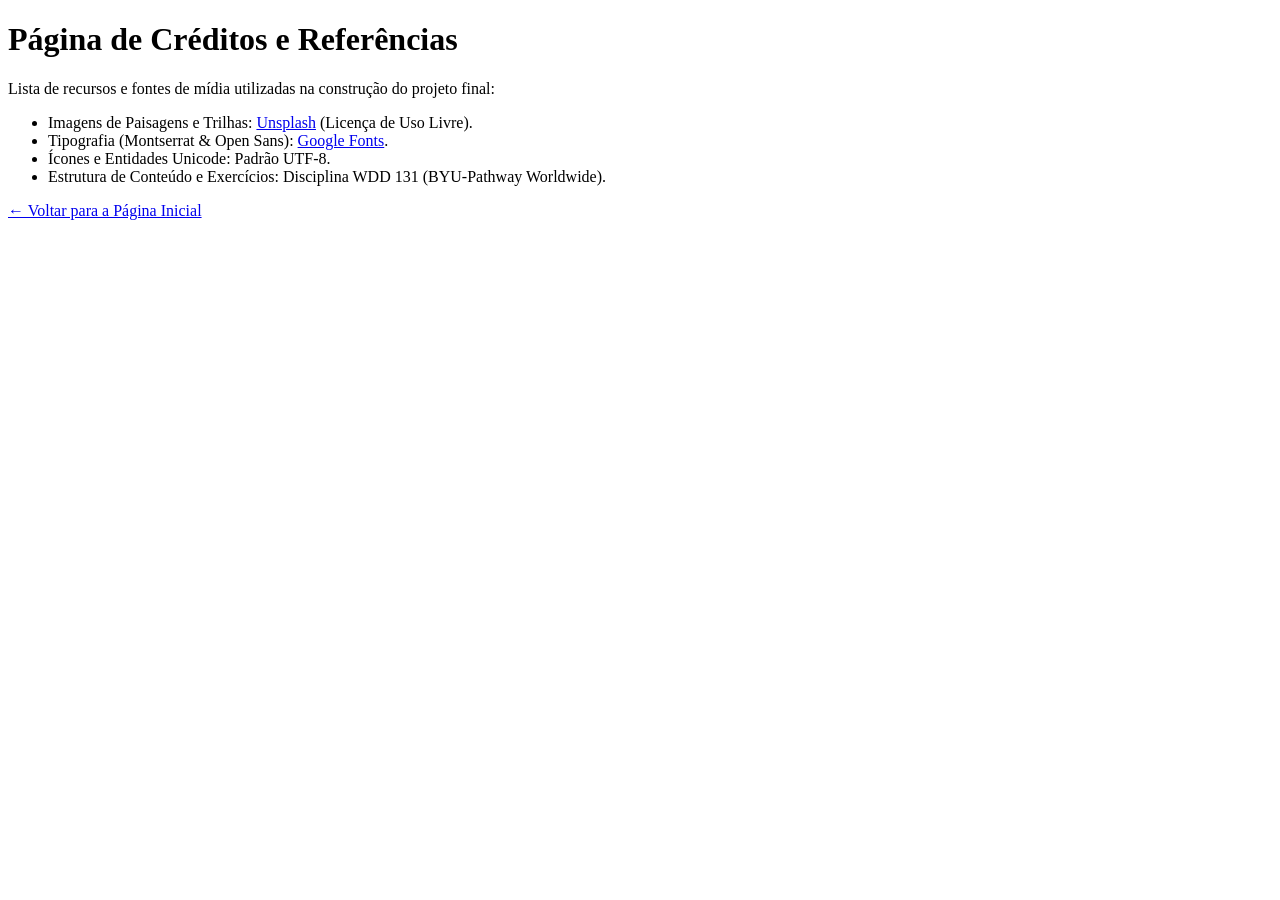
<file: projeto/referencias.html>
<!DOCTYPE html>
<html lang="pt-BR">
<head>
    <meta charset="UTF-8">
    <meta name="viewport" content="width=device-width, initial-scale=1.0">
    <title>Fontes e Referências | Trilhas & Aventura</title>
</head>
<body>
    <h1>Página de Créditos e Referências</h1>
    <p>Lista de recursos e fontes de mídia utilizadas na construção do projeto final:</p>
    <ul>
        <li>Imagens de Paisagens e Trilhas: <a href="https://unsplash.com" target="_blank" rel="noopener">Unsplash</a> (Licença de Uso Livre).</li>
        <li>Tipografia (Montserrat &amp; Open Sans): <a href="https://fonts.google.com" target="_blank" rel="noopener">Google Fonts</a>.</li>
        <li>Ícones e Entidades Unicode: Padrão UTF-8.</li>
        <li>Estrutura de Conteúdo e Exercícios: Disciplina WDD 131 (BYU-Pathway Worldwide).</li>
    </ul>
    <p><a href="index.html">← Voltar para a Página Inicial</a></p>
</body>
</html>
</file>
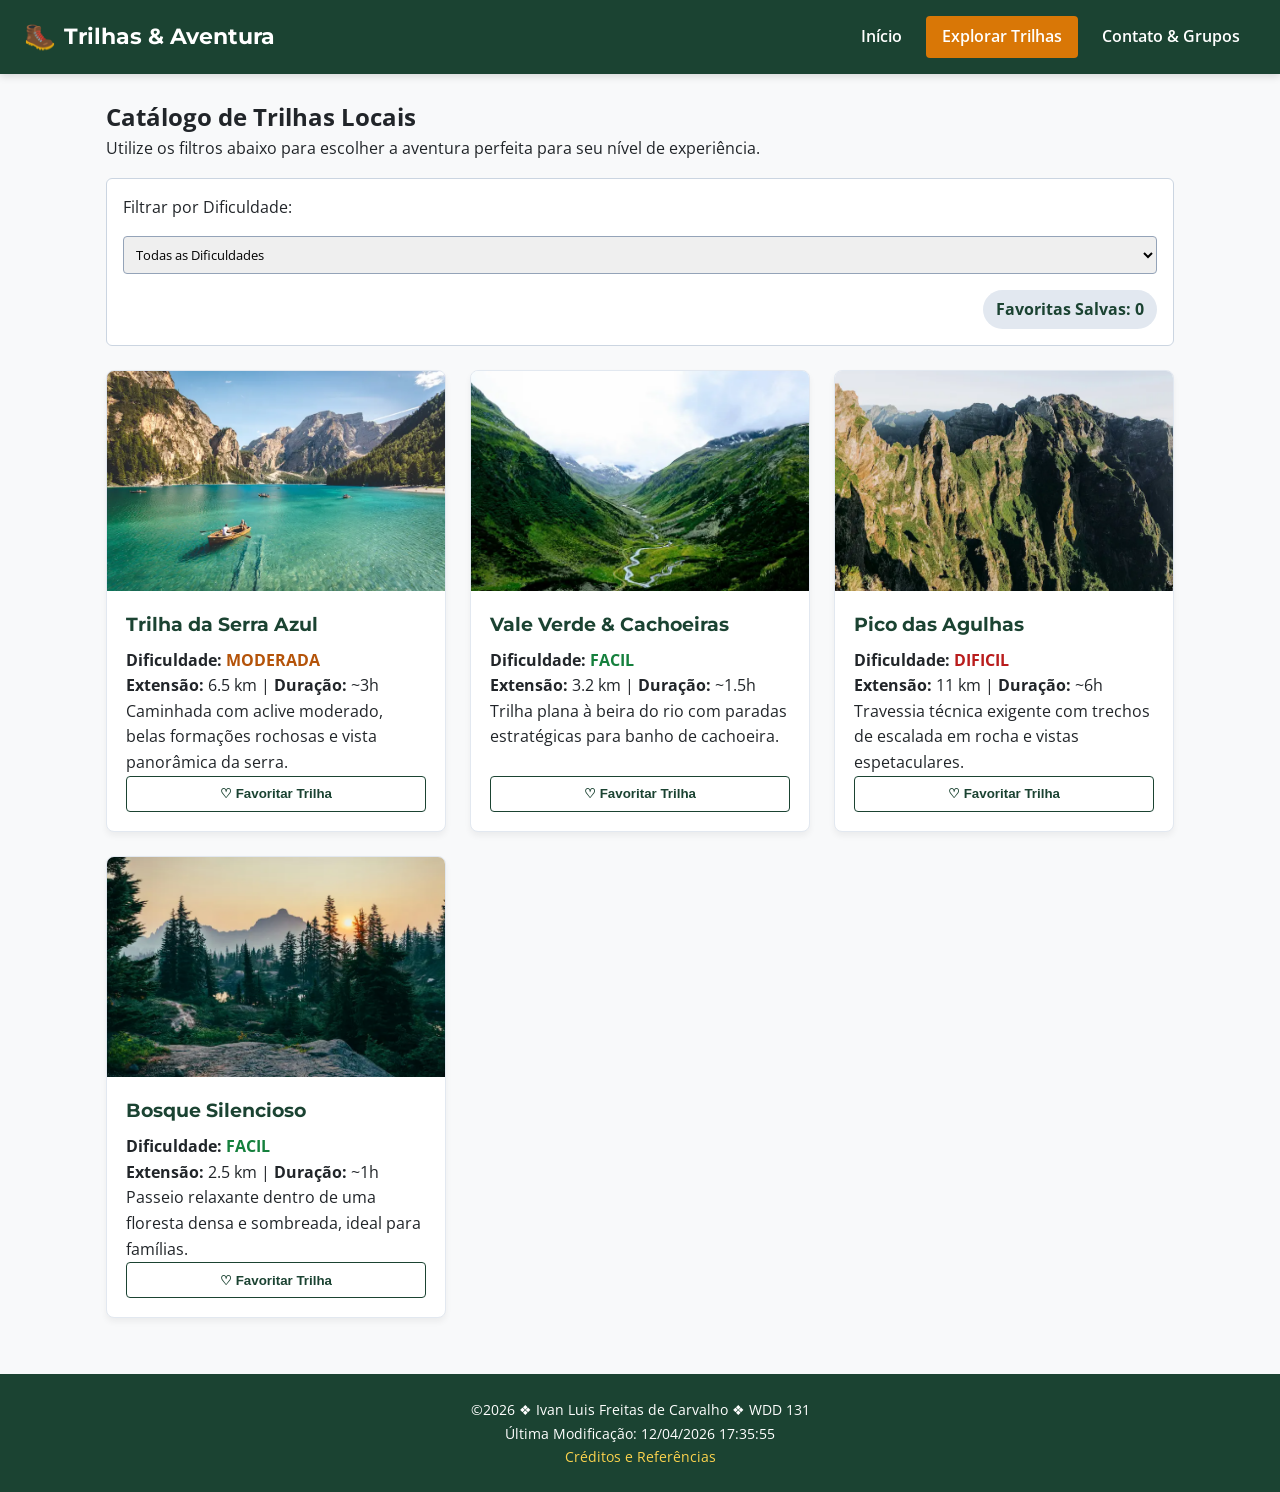
<file: projeto/trilhas.html>
<!DOCTYPE html>
<html lang="pt-BR">
<head>
    <meta charset="UTF-8">
    <meta name="viewport" content="width=device-width, initial-scale=1.0">
    <meta name="description" content="Explore o catálogo completo de trilhas ecológicas, filtre por nível de dificuldade e guarde suas rotas favoritas.">
    <meta name="author" content="Ivan Luis Freitas de Carvalho">
    <title>Trilhas & Aventura | Catálogo de Trilhas</title>

    <link rel="preconnect" href="https://fonts.googleapis.com">
    <link rel="preconnect" href="https://fonts.gstatic.com" crossorigin>
    <link href="https://fonts.googleapis.com/css2?family=Montserrat:wght@600;700&family=Open+Sans:wght@400;600&display=swap" rel="stylesheet">

    <link rel="stylesheet" href="estilos/site.css">
    <script src="scripts/site.js" defer></script>
    <script src="scripts/trilhas.js" defer></script>
</head>
<body>
    <header>
        <div class="logo-container">
            <span class="logo-icon">🥾</span>
            <h1>Trilhas &amp; Aventura</h1>
        </div>
        <button id="menu-btn" aria-label="Abrir menu de navegação">☰</button>
        <nav id="nav-menu">
            <ul>
                <li><a href="index.html">Início</a></li>
                <li><a href="trilhas.html" class="active">Explorar Trilhas</a></li>
                <li><a href="contato.html">Contato &amp; Grupos</a></li>
            </ul>
        </nav>
    </header>

    <main>
        <section class="catalog-header">
            <h2>Catálogo de Trilhas Locais</h2>
            <p>Utilize os filtros abaixo para escolher a aventura perfeita para seu nível de experiência.</p>
            
            <div class="filter-bar">
                <label for="difficulty-filter">Filtrar por Dificuldade:</label>
                <select id="difficulty-filter">
                    <option value="todas">Todas as Dificuldades</option>
                    <option value="facil">Fácil</option>
                    <option value="moderada">Moderada</option>
                    <option value="dificil">Difícil</option>
                </select>
                <div class="fav-badge">Favoritas Salvas: <span id="fav-count">0</span></div>
            </div>
        </section>

        <section id="trails-container" class="trails-grid">
            <!-- Renderizado dinamicamente via JavaScript (trilhas.js) -->
        </section>
    </main>

    <footer>
        <p>&copy;<span id="year"></span> ❖ Ivan Luis Freitas de Carvalho ❖ WDD 131</p>
        <p id="lastModified"></p>
        <p><a href="referencias.html">Créditos e Referências</a></p>
    </footer>
</body>
</html>
</file>
<file: estilos/base.css>
/* Reset básico */
* {
    box-sizing: border-box;
    margin: 0;
    padding: 0;
}

body {
    font-family: 'Roboto', sans-serif;
    background-color: #f4f6f9;
    color: #333333;
    line-height: 1.6;
}

/* Cabeçalho */
header {
    background-color: #1b3a57;
    color: #ffffff;
    padding: 1.5rem 1rem;
    text-align: center;
}

#titulo-curso {
    display: block;
    font-size: 1.2rem;
    font-weight: 700;
    margin-bottom: 1rem;
}

/* Menu de Navegação - Flexbox */
nav {
    display: flex;
    justify-content: center;
    gap: 2rem;
    background-color: #0d233a;
    padding: 0.8rem;
}

nav a {
    color: #ffffff;
    text-decoration: none;
    font-weight: 700;
    padding: 0.4rem 0.8rem;
    border-radius: 4px;
    transition: background-color 0.2s ease, color 0.2s ease;
}

/* Efeito Hover sem deslocamento brusco (< 3px) */
nav a:hover {
    background-color: #ffffff;
    color: #1b3a57;
}

/* Conteúdo Principal */
main {
    max-width: 1100px;
    margin: 2rem auto;
    padding: 0 1rem;
}

h1 {
    text-align: center;
    color: #1b3a57;
    margin-bottom: 2rem;
    font-size: 2rem;
}

/* Layout em CSS Grid para os Cartões */
.grid-container {
    display: grid;
    grid-template-columns: 2fr 1fr;
    gap: 2rem;
}

@media (max-width: 768px) {
    .grid-container {
        grid-template-columns: 1fr;
    }
}

/* Estilo dos Cartões */
.card {
    background-color: #ffffff;
    border: 1px solid #dcdcdc;
    border-radius: 8px;
    box-shadow: 0 4px 6px rgba(0, 0, 0,.05);
    padding: 1.5rem;
}

.card h2 {
    background-color: #1b3a57;
    color: #ffffff;
    padding: 0.6rem 1rem;
    margin: -1.5rem -1.5rem 1.5rem -1.5rem;
    border-top-left-radius: 7px;
    border-top-right-radius: 7px;
    font-size: 1.1rem;
    text-align: center;
}

.sobre-conteudo {
    display: flex;
    gap: 1.5rem;
    align-items: center;
    margin-bottom: 1.5rem;
}

.sobre-conteudo img {
    width: 130px;
    height: auto;
    border-radius: 4px;
    border: 1px solid #ccc;
}

.local-info h3 {
    text-align: center;
    margin-bottom: 0.8rem;
    color: #1b3a57;
    border-bottom: 2px solid #1b3a57;
    padding-bottom: 0.3rem;
}

.local-detalhes {
    display: flex;
    gap: 1rem;
    align-items: center;
}

.local-detalhes img {
    width: 90px;
    height: auto;
    border: 1px solid #ddd;
}

/* Lista de Recursos */
.recursos-lista {
    list-style-type: disc;
    padding-left: 1.5rem;
}

.recursos-lista li {
    margin-bottom: 0.8rem;
}

.recursos-lista a {
    color: #0056b3;
    text-decoration: none;
}

.recursos-lista a:hover {
    text-decoration: underline;
}

/* Rodapé */
footer {
    background-color: #1b3a57;
    color: #ffffff;
    text-align: center;
    padding: 1.5rem 1rem;
    margin-top: 3rem;
    font-size: 0.95rem;
}

footer p {
    margin-bottom: 0.4rem;
}
</file>
<file: projeto/estilos/site.css>
/* ==========================================================================
   Variáveis e Reset de CSS - Princípios PARC
   ========================================================================== */
:root {
    --primary-color: #1B4332;   /* Verde Floresta */
    --secondary-color: #D97706; /* Laranja Aventura */
    --neutral-dark: #212529;    /* Texto Principal */
    --neutral-light: #F8F9FA;   /* Fundo da Página */
    --card-bg: #FFFFFF;
    --font-heading: 'Montserrat', sans-serif;
    --font-body: 'Open Sans', sans-serif;
    --transition-fast: 0.3s ease;
}

* {
    box-sizing: border-box;
    margin: 0;
    padding: 0;
}

body {
    font-family: var(--font-body);
    background-color: var(--neutral-light);
    color: var(--neutral-dark);
    line-height: 1.6;
    display: flex;
    flex-direction: column;
    min-height: 100vh;
}

/* ==========================================================================
   Cabeçalho e Navegação Responsiva
   ========================================================================== */
header {
    background-color: var(--primary-color);
    color: #FFFFFF;
    display: flex;
    justify-content: space-between;
    align-items: center;
    padding: 1rem 1.5rem;
    position: relative;
    box-shadow: 0 2px 8px rgba(0,0,0,0.15);
}

.logo-container {
    display: flex;
    align-items: center;
    gap: 0.5rem;
}

.logo-container h1 {
    font-family: var(--font-heading);
    font-size: 1.4rem;
}

.logo-icon {
    font-size: 1.6rem;
}

#menu-btn {
    background: none;
    border: none;
    color: #FFFFFF;
    font-size: 1.8rem;
    cursor: pointer;
}

nav {
    display: none;
    position: absolute;
    top: 100%;
    left: 0;
    width: 100%;
    background-color: var(--primary-color);
    z-index: 100;
}

nav.open {
    display: block;
}

nav ul {
    list-style: none;
    display: flex;
    flex-direction: column;
}

nav a {
    display: block;
    color: #FFFFFF;
    text-decoration: none;
    padding: 1rem 1.5rem;
    font-weight: 600;
    border-top: 1px solid rgba(255,255,255,0.1);
}

nav a:hover,
nav a.active {
    background-color: var(--secondary-color);
}

/* ==========================================================================
   Conteúdo Principal & Layout
   ========================================================================== */
main {
    flex: 1;
    width: 100%;
    max-width: 1100px;
    margin: 0 auto;
    padding: 1.5rem 1rem;
}

/* Banner Hero */
.hero {
    background: linear-gradient(rgba(27, 67, 50, 0.8), rgba(27, 67, 50, 0.8)),
                url('https://images.unsplash.com/photo-1464822759023-fed622ff2c3b?auto=format&fit=crop&w=1200&q=80') center/cover no-repeat;
    color: #FFFFFF;
    text-align: center;
    padding: 3rem 1rem;
    border-radius: 8px;
    margin-bottom: 2rem;
}

.hero h2 {
    font-family: var(--font-heading);
    font-size: 2rem;
    margin-bottom: 0.8rem;
}

.hero p {
    max-width: 650px;
    margin: 0 auto 1.5rem auto;
    font-size: 1.1rem;
}

.btn-primary {
    display: inline-block;
    background-color: var(--secondary-color);
    color: #FFFFFF;
    padding: 0.75rem 1.5rem;
    border-radius: 6px;
    text-decoration: none;
    font-weight: bold;
    transition: background-color var(--transition-fast);
}

.btn-primary:hover {
    background-color: #b45309;
}

/* Grids */
.highlights-grid,
.safety-grid,
.trails-grid {
    display: grid;
    grid-template-columns: 1fr;
    gap: 1.5rem;
    margin-bottom: 2rem;
}

.card {
    background-color: var(--card-bg);
    border-radius: 8px;
    padding: 1.25rem;
    border: 1px solid #E2E8F0;
    box-shadow: 0 4px 6px rgba(0,0,0,0.05);
}

.card img {
    width: 100%;
    height: 200px;
    object-fit: cover;
    border-radius: 6px;
    margin: 0.8rem 0;
}

.weather-card {
    background-color: #E8F5E9;
    border-left: 5px solid var(--primary-color);
}

.weather-card .temp {
    font-size: 2.2rem;
    font-weight: bold;
    color: var(--primary-color);
}

.safety-section {
    background-color: var(--card-bg);
    padding: 1.5rem;
    border-radius: 8px;
    margin-bottom: 2rem;
}

.safety-section h2 {
    font-family: var(--font-heading);
    color: var(--primary-color);
    margin-bottom: 1rem;
    text-align: center;
}

.safety-item {
    text-align: center;
    padding: 1rem;
}

.safety-item .icon {
    font-size: 2.5rem;
    display: block;
    margin-bottom: 0.5rem;
}

/* Filtros do Catálogo */
.catalog-header {
    margin-bottom: 1.5rem;
}

.filter-bar {
    display: flex;
    flex-wrap: wrap;
    gap: 1rem;
    align-items: center;
    background-color: var(--card-bg);
    padding: 1rem;
    border-radius: 6px;
    margin-top: 1rem;
    border: 1px solid #CBD5E1;
}

.filter-bar select {
    padding: 0.5rem;
    border-radius: 4px;
    border: 1px solid #94A3B8;
    font-family: var(--font-body);
}

.fav-badge {
    margin-left: auto;
    font-weight: bold;
    color: var(--primary-color);
    background-color: #E2E8F0;
    padding: 0.4rem 0.8rem;
    border-radius: 20px;
}

/* Cartões de Trilhas */
.trail-card {
    background-color: var(--card-bg);
    border-radius: 8px;
    overflow: hidden;
    border: 1px solid #E2E8F0;
    box-shadow: 0 4px 6px rgba(0,0,0,0.05);
    display: flex;
    flex-direction: column;
}

.trail-card img {
    width: 100%;
    height: 220px;
    object-fit: cover;
}

.trail-content {
    padding: 1.2rem;
    display: flex;
    flex-direction: column;
    flex: 1;
}

.trail-content h3 {
    font-family: var(--font-heading);
    color: var(--primary-color);
    margin-bottom: 0.5rem;
}

.badge-facil { color: #15803d; font-weight: bold; }
.badge-moderada { color: #b45309; font-weight: bold; }
.badge-dificil { color: #b91c1c; font-weight: bold; }

.btn-fav {
    margin-top: auto;
    padding: 0.6rem;
    border: 1px solid var(--primary-color);
    background: transparent;
    color: var(--primary-color);
    border-radius: 4px;
    cursor: pointer;
    font-weight: bold;
    transition: all var(--transition-fast);
}

.btn-fav.active {
    background-color: var(--secondary-color);
    color: #FFFFFF;
    border-color: var(--secondary-color);
}

/* Formulário */
.form-section {
    background-color: var(--card-bg);
    padding: 2rem;
    border-radius: 8px;
    max-width: 600px;
    margin: 0 auto;
    box-shadow: 0 4px 10px rgba(0,0,0,0.05);
}

.form-group {
    margin-bottom: 1.2rem;
    display: flex;
    flex-direction: column;
}

.form-group label, legend {
    font-weight: 600;
    margin-bottom: 0.4rem;
}

.required { color: #b91c1c; }

input[type="text"],
input[type="email"],
input[type="date"],
select,
textarea {
    width: 100%;
    padding: 0.65rem;
    border: 1px solid #CBD5E1;
    border-radius: 4px;
    font-family: var(--font-body);
}

fieldset.form-group {
    border: none;
}

.radio-label {
    font-weight: normal;
    margin-right: 1rem;
    cursor: pointer;
}

.btn-submit {
    background-color: var(--primary-color);
    color: #FFFFFF;
    font-family: var(--font-heading);
    font-size: 1rem;
    padding: 0.8rem;
    border: none;
    border-radius: 6px;
    cursor: pointer;
    width: 100%;
    transition: background-color var(--transition-fast);
}

.btn-submit:hover {
    background-color: #112a20;
}

#feedback-message {
    padding: 1rem;
    margin-bottom: 1.5rem;
    border-radius: 6px;
    background-color: #D1E7DD;
    color: #0F5132;
    border: 1px solid #BADBCC;
}

.hidden { display: none; }

/* Rodapé */
footer {
    background-color: var(--primary-color);
    color: #FFFFFF;
    text-align: center;
    padding: 1.5rem 1rem;
    margin-top: auto;
    font-size: 0.9rem;
}

footer a {
    color: #FCD34D;
    text-decoration: none;
}

/* ==========================================================================
   Media Queries - Design Responsivo
   ========================================================================== */
@media screen and (min-width: 768px) {
    #menu-btn {
        display: none;
    }

    nav {
        display: block;
        position: static;
        width: auto;
        background: none;
    }

    nav ul {
        flex-direction: row;
        gap: 0.5rem;
    }

    nav a {
        border-top: none;
        border-radius: 4px;
        padding: 0.5rem 1rem;
    }

    .highlights-grid {
        grid-template-columns: 2fr 1fr;
    }

    .safety-grid,
    .trails-grid {
        grid-template-columns: repeat(2, 1fr);
    }
}

@media screen and (min-width: 1024px) {
    .trails-grid {
        grid-template-columns: repeat(3, 1fr);
    }
}
</file>
<file: estilos/formulario.css>
:root {
    --primary-color: #2b002c;
    --secondary-color: #4a0e4e;
    --accent-color: #3b003a;
    --bg-card: #dcd4df;
    --bg-body: #f5f5f7;
    --text-color: #111111;
    --white: #ffffff;
    --focus-ring: #2b002c;
}

* {
    box-sizing: border-box;
    margin: 0;
    padding: 0;
}

body {
    font-family: 'Roboto', sans-serif;
    background-color: var(--bg-body);
    color: var(--text-color);
    line-height: 1.5;
    display: flex;
    flex-direction: column;
    min-height: 100vh;
}

header {
    background-color: var(--primary-color);
    color: var(--white);
    text-align: center;
    padding: 1.2rem;
}

header h1 {
    font-size: 1.8rem;
    font-weight: 700;
}

main {
    flex: 1;
    max-width: 480px;
    width: 100%;
    margin: 1.5rem auto;
    padding: 1.5rem;
    background-color: var(--bg-card);
    border-radius: 6px;
    box-shadow: 0 4px 10px rgba(0, 0, 0, 0.1);
}

.form-item {
    margin-bottom: 1.2rem;
    display: flex;
    flex-direction: column;
}

label, legend {
    font-weight: 700;
    font-size: 0.95rem;
    margin-bottom: 0.4rem;
    color: var(--text-color);
}

.req {
    color: #b91c1c;
    font-weight: bold;
}

.opt {
    color: #4b5563;
    font-weight: normal;
    font-size: 0.85rem;
}

input[type="text"],
input[type="date"],
select,
textarea {
    width: 100%;
    padding: 0.65rem;
    border: 1px solid #999999;
    border-radius: 4px;
    font-size: 1rem;
    background-color: var(--white);
    color: #000000;
}

input:focus,
select:focus,
textarea:focus {
    outline: 3px solid var(--focus-ring);
    outline-offset: 1px;
}

/* Fieldset e Estrelas */
fieldset {
    border: none;
    padding: 0;
    margin: 0 0 1.2rem 0;
}

.rating-group {
    display: flex;
    justify-content: space-between;
    align-items: center;
    background-color: transparent;
    padding: 0.2rem 0;
}

.rating-option {
    display: flex;
    flex-direction: column;
    align-items: center;
}

.rating-option label {
    font-size: 1rem;
    margin-bottom: 0.2rem;
}

.rating-option input[type="radio"] {
    width: 22px;
    height: 22px;
    cursor: pointer;
}

/* Checkboxes */
.checkbox-label {
    display: flex;
    align-items: center;
    font-weight: normal;
    background-color: var(--white);
    padding: 0.5rem 0.75rem;
    border: 1px solid #cccccc;
    border-radius: 4px;
    margin-bottom: 0.4rem;
    cursor: pointer;
}

.checkbox-label input[type="checkbox"] {
    width: 20px;
    height: 20px;
    margin-right: 0.75rem;
}

/* Botão de Envio */
input[type="submit"],
.btn-back {
    background-color: #e5e5e5;
    color: #000000;
    font-weight: 700;
    font-size: 1.2rem;
    padding: 0.8rem;
    border: 1px solid #888888;
    border-radius: 6px;
    cursor: pointer;
    text-align: center;
    text-decoration: none;
    display: block;
    width: 100%;
    margin-top: 0.5rem;
    box-shadow: 0 2px 4px rgba(0, 0, 0, 0.1);
}

input[type="submit"]:hover,
.btn-back:hover {
    background-color: #cccccc;
}

/* Página de Confirmação */
.card-confirm {
    text-align: center;
    background-color: var(--white);
    padding: 2rem 1.5rem;
    border-radius: 6px;
}

.card-confirm h2 {
    color: var(--primary-color);
    margin-bottom: 0.8rem;
}

.card-confirm hr {
    margin: 1.2rem 0;
    border: 0;
    border-top: 1px solid #cccccc;
}

.counter-text {
    font-size: 1.1rem;
    margin-bottom: 1.5rem;
}

.counter-text strong {
    color: var(--primary-color);
    font-size: 1.4rem;
}

/* Rodapé */
footer {
    background-color: var(--primary-color);
    color: var(--white);
    text-align: center;
    padding: 1.2rem;
    font-size: 0.9rem;
    margin-top: auto;
}

footer p {
    margin-bottom: 0.3rem;
}

/* Layout responsivo para telas maiores */
@media screen and (min-width: 600px) {
    main {
        max-width: 580px;
        padding: 2rem;
    }

    .rating-group {
        justify-content: space-around;
    }
}
</file>
<file: estilos/local.css>
/* Variáveis CSS Globais */
:root {
    --primary-color: #005A36;   /* Verde escuro com alto contraste */
    --secondary-color: #003366; /* Azul marinho */
    --accent-color: #D4A017;    /* Dourado para destaques */
    --bg-light: #F4F6F9;        /* Fundo claro */
    --text-dark: #222222;       /* Texto escuro legível */
    --text-light: #FFFFFF;      /* Texto branco sobre fundos escuros */
    --card-bg: #FFFFFF;
    --border-color: #CCCCCC;
}

/* Reset Básico */
* {
    margin: 0;
    padding: 0;
    box-sizing: border-box;
}

body {
    font-family: 'Roboto', sans-serif;
    background-color: var(--bg-light);
    color: var(--text-dark);
    line-height: 1.6;
}

/* Cabeçalho */
header {
    background-color: var(--primary-color);
    color: var(--text-light);
    text-align: center;
    padding: 1.5rem 1rem;
    border-bottom: 4px solid var(--accent-color);
}

header h1 {
    font-size: 2rem;
    letter-spacing: 1px;
}

/* Conteúdo Principal */
main {
    max-width: 1000px;
    margin: 0 auto;
    padding: 1.5rem;
}

.hero-container {
    width: 100%;
    margin-bottom: 1.5rem;
    border-radius: 8px;
    overflow: hidden;
    box-shadow: 0 4px 10px rgba(0, 0, 0, 0.15);
}

.hero-container img {
    width: 100%;
    height: auto;
    display: block;
    object-fit: cover;
}

/* Grid Layout (Mobile: 1 Coluna) */
.conteudo-grid {
    display: grid;
    grid-template-columns: 1fr;
    gap: 1.5rem;
}

/* Cartões de Informação */
.card {
    background-color: var(--card-bg);
    border-radius: 8px;
    padding: 1.5rem;
    border-top: 5px solid var(--secondary-color);
    box-shadow: 0 4px 8px rgba(0, 0, 0, 0.08);
}

.card h2 {
    color: var(--primary-color);
    margin-bottom: 1rem;
    font-size: 1.4rem;
    border-bottom: 2px solid var(--border-color);
    padding-bottom: 0.5rem;
}

.card ul {
    list-style: none;
}

.card li {
    padding: 0.4rem 0;
    border-bottom: 1px dashed #EEEEEE;
}

.card li:last-child {
    border-bottom: none;
}

/* Clima - Configurações de Ícone para Mobile */
.clima-header {
    display: flex;
    align-items: center;
    justify-content: space-between;
}

#clima-svg {
    display: block; /* Visível no Mobile */
}

#clima-titulo::after {
    content: ""; /* Vazio no Mobile */
}

/* Rodapé */
footer {
    background-color: var(--primary-color);
    color: var(--text-light);
    text-align: center;
    padding: 1.5rem 1rem;
    margin-top: 2rem;
    font-size: 0.9rem;
    border-top: 4px solid var(--accent-color);
}

footer p {
    color: var(--text-light);
    margin: 0.3rem 0;
}
</file>
<file: estilos/local-grandes.css>
/* Media Query para Telas Grandes (Desktop / Tablet) */
@media screen and (min-width: 768px) {
    /* Layout da Grade em 2 Colunas Lado a Lado */
    .conteudo-grid {
        grid-template-columns: 1fr 1fr;
    }

    /* Esconde o ícone SVG na visualização maior */
    #clima-svg {
        display: none !important;
    }

    /* Exibe o emoticon ⛅ via Pseudoelemento ::after no título "Clima" */
    #clima-titulo::after {
        content: " ⛅";
        font-size: 1.4rem;
    }
}
</file>
<file: estilos/templos.css>
/* Reset Básico */
* {
    margin: 0;
    padding: 0;
    box-sizing: border-box;
}

body {
    font-family: 'Roboto', sans-serif;
    background-color: #ffffff;
    color: #333333;
}

/* --- Cabeçalho e Botão Hambúrguer --- */
header {
    background-color: #4B1D6F;
    color: #ffffff;
}

.header-content {
    display: flex;
    justify-content: space-between;
    align-items: center;
    padding: 1rem 2rem;
    font-size: 1.5rem;
    font-weight: bold;
    color: #ffffff;
}

.header-content span {
    color: #ffffff;
}

#menu-btn {
    font-size: 2rem;
    background: none;
    border: none;
    color: #ffffff;
    cursor: pointer;
}

/* --- Navegação Mobile --- */
nav ul {
    list-style: none;
    display: flex;
    flex-direction: column;
    background-color: #5D298A;
    color: #ffffff;
}

nav ul.escondido {
    display: none;
}

nav li {
    color: #ffffff;
}

nav a {
    display: block;
    color: #ffffff;
    text-decoration: none;
    padding: 1rem 2rem;
    text-align: center;
    transition: background-color 0.3s;
}

nav a:hover, nav a.ativo {
    background-color: #3A1259;
    color: #ffffff;
}

/* --- Área Principal e Grid de 1 Coluna (Mobile) --- */
main {
    max-width: 1000px;
    margin: 0 auto;
    padding: 2rem;
}

h1 {
    text-align: center;
    margin-bottom: 2rem;
    font-size: 1.8rem;
    border-bottom: 2px solid #cccccc;
    padding-bottom: 0.5rem;
    color: #333333;
}

.galeria {
    display: grid;
    grid-template-columns: 1fr;
    gap: 2rem;
}

figure {
    background-color: #f9f9f9;
    padding: 10px;
    border-radius: 5px;
    box-shadow: 0 4px 8px rgba(0,0,0,0.1);
    text-align: center;
    margin: 0;
}

figure img {
    width: 100%;
    height: auto;
    border-radius: 3px;
    display: block;
}

figcaption {
    margin-top: 10px;
    font-weight: 500;
    color: #4B1D6F;
}

/* --- Rodapé --- */
footer {
    background-color: #4B1D6F;
    color: #ffffff;
    text-align: center;
    padding: 1.5rem;
    margin-top: 2rem;
    font-size: 0.9rem;
}

footer p {
    color: #ffffff;
}
</file>
<file: estilos/templos-grandes.css>
/* Media Query para telas maiores que 768px (Desktops e Tablets) */
@media screen and (min-width: 768px) {
    
    /* Layout do Cabeçalho e Menu lado a lado */
    header {
        display: flex;
        justify-content: space-between;
        align-items: center;
        padding: 0 2rem;
    }

    .header-content {
        padding: 1rem 0;
    }

    /* Esconde o botão de menu em telas grandes */
    #menu-btn {
        display: none;
    }

    /* Força o menu a aparecer mesmo se a classe 'escondido' estiver nele */
    nav ul.escondido, nav ul {
        display: flex !important; 
        flex-direction: row; /* Coloca os itens horizontalmente */
        background-color: transparent;
    }

    nav a {
        padding: 1rem;
    }

    /* Altera a grade para 3 colunas */
    .galeria {
        grid-template-columns: repeat(3, 1fr);
    }
}
</file>
<file: projeto/estilos/planejamento.css>
/* Variáveis CSS para Cores e Tipografia do Projeto */
:root {
    --primary-color: #1B4332;   /* Verde Floresta */
    --secondary-color: #D97706; /* Laranja Aventura */
    --neutral-dark: #212529;    /* Texto Escuro */
    --neutral-light: #F8F9FA;   /* Fundo Claro */
    --card-bg: #FFFFFF;
    --font-heading: 'Montserrat', sans-serif;
    --font-body: 'Open Sans', sans-serif;
}

/* Reset básico */
* {
    margin: 0;
    padding: 0;
    box-sizing: border-box;
}

body {
    font-family: var(--font-body);
    background-color: var(--neutral-light);
    color: var(--neutral-dark);
    line-height: 1.6;
    padding: 1rem;
}

/* Cabeçalho */
header {
    background-color: var(--primary-color);
    color: #FFFFFF;
    padding: 2rem 1rem;
    text-align: center;
    border-bottom: 5px solid var(--secondary-color);
    border-radius: 6px;
    margin-bottom: 2rem;
}

header h1 {
    font-family: var(--font-heading);
    font-size: 2.2rem;
    margin-bottom: 0.5rem;
}

header p {
    font-size: 1.1rem;
}

/* Container Principal */
main {
    max-width: 900px;
    margin: 0 auto;
}

/* Seções / Cartões */
section {
    background-color: var(--card-bg);
    border: 1px solid #E2E8F0;
    border-left: 6px solid var(--primary-color);
    border-radius: 6px;
    padding: 1.5rem;
    margin-bottom: 1.5rem;
    box-shadow: 0 2px 6px rgba(0, 0, 0, 0.05);
}

h2 {
    font-family: var(--font-heading);
    color: var(--primary-color);
    font-size: 1.5rem;
    margin-bottom: 1rem;
    border-bottom: 2px solid var(--neutral-light);
    padding-bottom: 0.5rem;
}

p, li {
    margin-bottom: 0.5rem;
}

ul {
    margin-left: 1.5rem;
}

/* Seção de Esquema de Cores */
.palette {
    display: flex;
    flex-wrap: wrap;
    gap: 1rem;
    margin-top: 1rem;
}

.color-box {
    flex: 1 1 200px;
    padding: 1rem;
    border-radius: 6px;
    color: #FFFFFF;
    font-weight: bold;
    text-align: center;
}

.box-primary {
    background-color: var(--primary-color);
}

.box-secondary {
    background-color: var(--secondary-color);
}

.box-dark {
    background-color: var(--neutral-dark);
}

.box-light {
    background-color: #E2E8F0;
    color: var(--neutral-dark);
    border: 1px solid #CBD5E1;
}

/* Seção de Wireframes */
.wireframe-container {
    display: grid;
    grid-template-columns: 1fr;
    gap: 1.5rem;
    margin-top: 1rem;
}

.wireframe-card {
    text-align: center;
}

.wireframe-card img {
    max-width: 100%;
    height: auto;
    border: 1px solid #CBD5E1;
    border-radius: 6px;
    background-color: #FFFFFF;
    padding: 0.5rem;
}

/* Layout Responsivo para Wireframes */
@media screen and (min-width: 768px) {
    .wireframe-container {
        grid-template-columns: 1fr 2fr;
    }
}

/* Rodapé */
footer {
    text-align: center;
    padding: 1.5rem;
    background-color: var(--primary-color);
    color: #FFFFFF;
    border-top: 4px solid var(--secondary-color);
    border-radius: 6px;
    margin-top: 2rem;
    font-size: 0.9rem;
}
</file>
